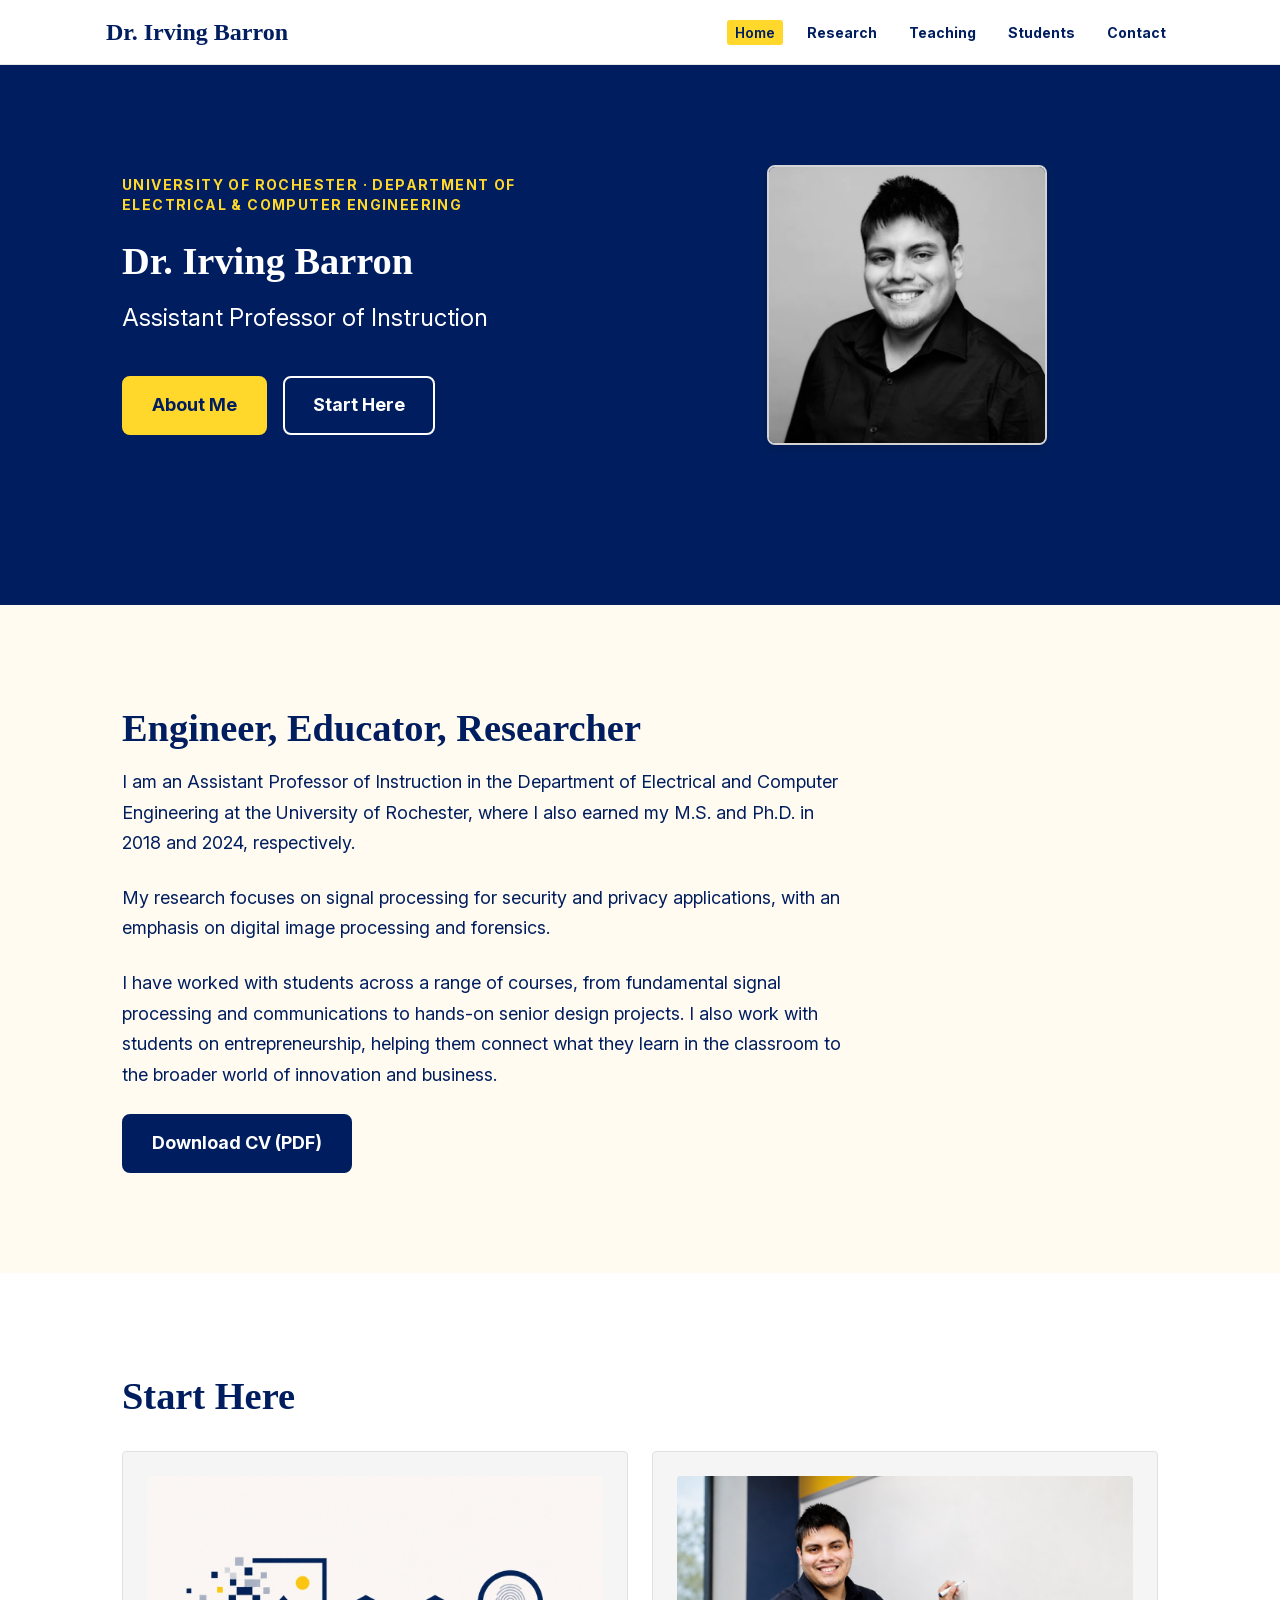
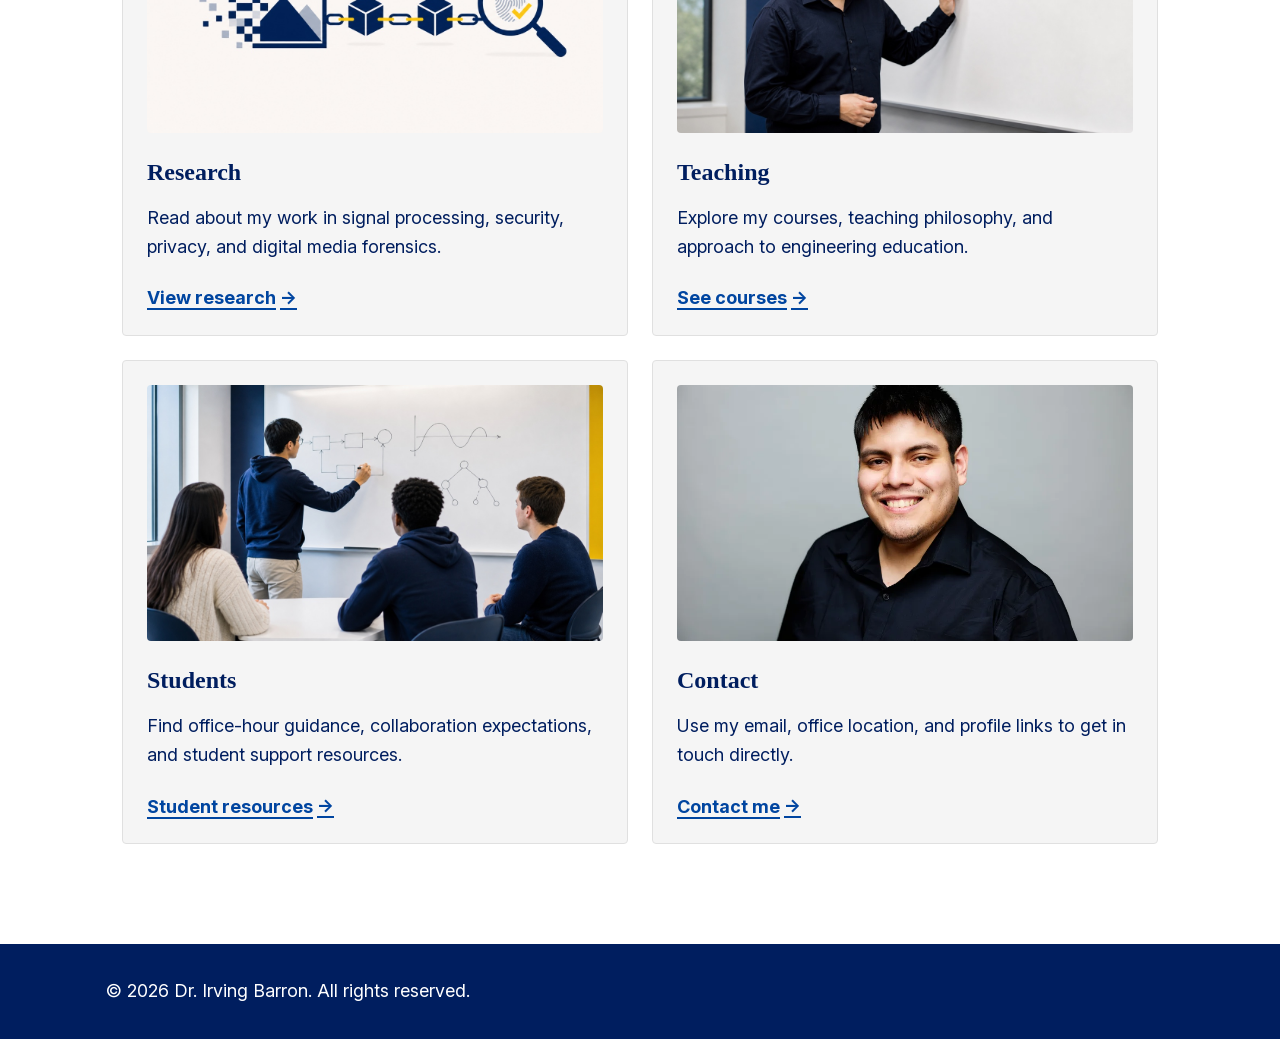
<file: index.html>
<!DOCTYPE html>
<html lang="en">
<head>
  <meta charset="UTF-8">
  <meta name="viewport" content="width=device-width, initial-scale=1.0">
  <meta name="description" content="Dr. Irving Barron — Assistant Professor of Instruction at the University of Rochester ECE. Engineer, educator, and researcher in signal processing, security, and digital forensics.">
  <link rel="icon" type="image/png" href="assets/images/favicon.png" sizes="32x32">
  <link rel="icon" href="assets/images/favicon.svg" type="image/svg+xml">
  <meta property="og:title" content="Dr. Irving Barron">
  <meta property="og:description" content="Dr. Irving Barron — Assistant Professor of Instruction at the University of Rochester ECE. Engineer, educator, and researcher in signal processing, security, and digital forensics.">
  <meta property="og:image" content="https://ibarron.dev/assets/images/dr-irving-barron-profile.webp">
  <meta property="og:url" content="https://ibarron.dev/">
  <meta property="og:type" content="website">
  <meta name="twitter:card" content="summary_large_image">
  <meta name="twitter:title" content="Dr. Irving Barron">
  <meta name="twitter:description" content="Dr. Irving Barron — Assistant Professor of Instruction at the University of Rochester ECE. Engineer, educator, and researcher in signal processing, security, and digital forensics.">
  <meta name="twitter:image" content="https://ibarron.dev/assets/images/dr-irving-barron-profile.webp">
  <title>Dr. Irving Barron</title>
  <link rel="stylesheet" href="css/style.css">
</head>
<body>
  <a class="skip-link" href="#main-content">Skip to main content</a>

  <!-- HEADER / NAVIGATION -->
  <header class="site-header">
    <nav class="nav" aria-label="Main navigation">
      <div class="nav__inner">

        <!-- Brand / site name — left side -->
        <a class="nav__brand" href="index.html">Dr. Irving Barron</a>

        <!-- Hamburger button — visible only on mobile (<768px) -->
        <button
          class="nav__hamburger"
          aria-label="Toggle navigation"
          aria-expanded="false"
          aria-controls="nav-menu"
        >
          <span class="nav__hamburger-line"></span>
          <span class="nav__hamburger-line"></span>
          <span class="nav__hamburger-line"></span>
        </button>

        <!-- Navigation links — hidden on mobile until toggled -->
        <div class="nav__menu" id="nav-menu">
          <ul class="nav__links" role="list">
            <li><a class="nav__link" href="index.html" aria-current="page">Home</a></li>
            <li><a class="nav__link" href="research.html">Research</a></li>
            <li><a class="nav__link" href="teaching.html">Teaching</a></li>
            <li><a class="nav__link" href="students.html">Students</a></li>
            <li><a class="nav__link" href="contact.html">Contact</a></li>
          </ul>
        </div>

      </div>
    </nav>
  </header>

  <!-- MAIN CONTENT -->
  <main class="main-content" id="main-content" tabindex="-1">

    <!-- HERO SECTION -->
    <section class="section section--navy section--spacious hero--tall">
      <div class="container">
        <div class="hero__grid">

          <!-- Text column -->
          <div class="hero__text animate-on-load">
            <p class="eyebrow">University of Rochester &middot; Department of Electrical &amp; Computer Engineering</p>
            <h1>Dr. Irving Barron</h1>
            <p class="hero__lead">Assistant Professor of Instruction</p>
            <div class="hero__buttons">
              <a href="#about-me" class="btn btn--primary--inverse">About Me</a>
              <a href="#what-i-do" class="btn btn--outline--white">Start Here</a>
            </div>
          </div>

          <!-- Photo column -->
          <div class="hero__photo-col animate-on-load">
            <img src="assets/images/dr-irving-barron-profile.webp" alt="Dr. Irving Barron, Assistant Professor at the University of Rochester" class="profile-photo" width="280" height="280" loading="lazy">
          </div>

        </div>
      </div>
    </section>

    <!-- ABOUT ME SECTION -->
    <section class="section section--butter section--spacious" id="about-me">
      <div class="container animate-on-load">
        <h2>Engineer, Educator, Researcher</h2>
        <p class="text-block mt-md">
I am an Assistant Professor of Instruction in the Department of Electrical and Computer Engineering at the University of Rochester, where I also earned my M.S. and Ph.D. in 2018 and 2024, respectively.
        </p>
        <p class="text-block">
My research focuses on signal processing for security and privacy applications, with an emphasis on digital image processing and forensics.
        </p>
        <p class="text-block">
I have worked with students across a range of courses, from fundamental signal processing and communications to hands-on senior design projects. I also work with students on entrepreneurship, helping them connect what they learn in the classroom to the broader world of innovation and business.
        </p>
        <a href="assets/cv.pdf" class="btn btn--primary">Download CV (PDF)</a>
      </div>
    </section>

    <!-- HIGHLIGHT CARDS SECTION -->
    <section class="section section--spacious" id="what-i-do">
      <div class="container">
        <h2 class="mb-xl">Start Here</h2>
        <div class="card-grid card-grid--ur">

          <!-- Research Card -->
          <a href="research.html" class="card-ur animate-on-load">
            <div class="card-ur__media">
              <img src="assets/images/what-i-do-research.jpg" alt="Symbolic digital image processing, blockchain, and forensic verification graphic" loading="lazy">
            </div>
            <h3 class="card-ur__title">Research</h3>
            <p class="card-ur__description">Read about my work in signal processing, security, privacy, and digital media forensics.</p>
            <span class="card-ur__cta">View research</span>
          </a>

          <!-- Teaching Card -->
          <a href="teaching.html" class="card-ur animate-on-load">
            <div class="card-ur__media">
              <img src="assets/images/what-i-do-teaching.jpg" alt="Instructor standing beside a clean classroom whiteboard" loading="lazy">
            </div>
            <h3 class="card-ur__title">Teaching</h3>
            <p class="card-ur__description">Explore my courses, teaching philosophy, and approach to engineering education.</p>
            <span class="card-ur__cta">See courses</span>
          </a>

          <!-- Students Card -->
          <a href="students.html" class="card-ur animate-on-load">
            <div class="card-ur__media">
              <img src="assets/images/what-i-do-students.jpg" alt="Students watching a classmate work through a diagram on a whiteboard" loading="lazy">
            </div>
            <h3 class="card-ur__title">Students</h3>
            <p class="card-ur__description">Find office-hour guidance, collaboration expectations, and student support resources.</p>
            <span class="card-ur__cta">Student resources</span>
          </a>

          <!-- Contact Card -->
          <a href="contact.html" class="card-ur animate-on-load">
            <div class="card-ur__media">
              <img src="assets/images/dr-irving-barron-profile.webp" alt="Dr. Irving Barron, Assistant Professor at the University of Rochester" loading="lazy">
            </div>
            <h3 class="card-ur__title">Contact</h3>
            <p class="card-ur__description">Use my email, office location, and profile links to get in touch directly.</p>
            <span class="card-ur__cta">Contact me</span>
          </a>

        </div>
      </div>
    </section>

  </main>

  <!-- FOOTER -->
  <footer class="footer">
    <div class="footer__inner">
      <p class="footer__text">
        &copy; <span class="footer__year"></span> Dr. Irving Barron. All rights reserved.
      </p>
    </div>
  </footer>

  <!-- JAVASCRIPT -->
  <script src="js/main.js"></script>
</body>
</html>
</file>
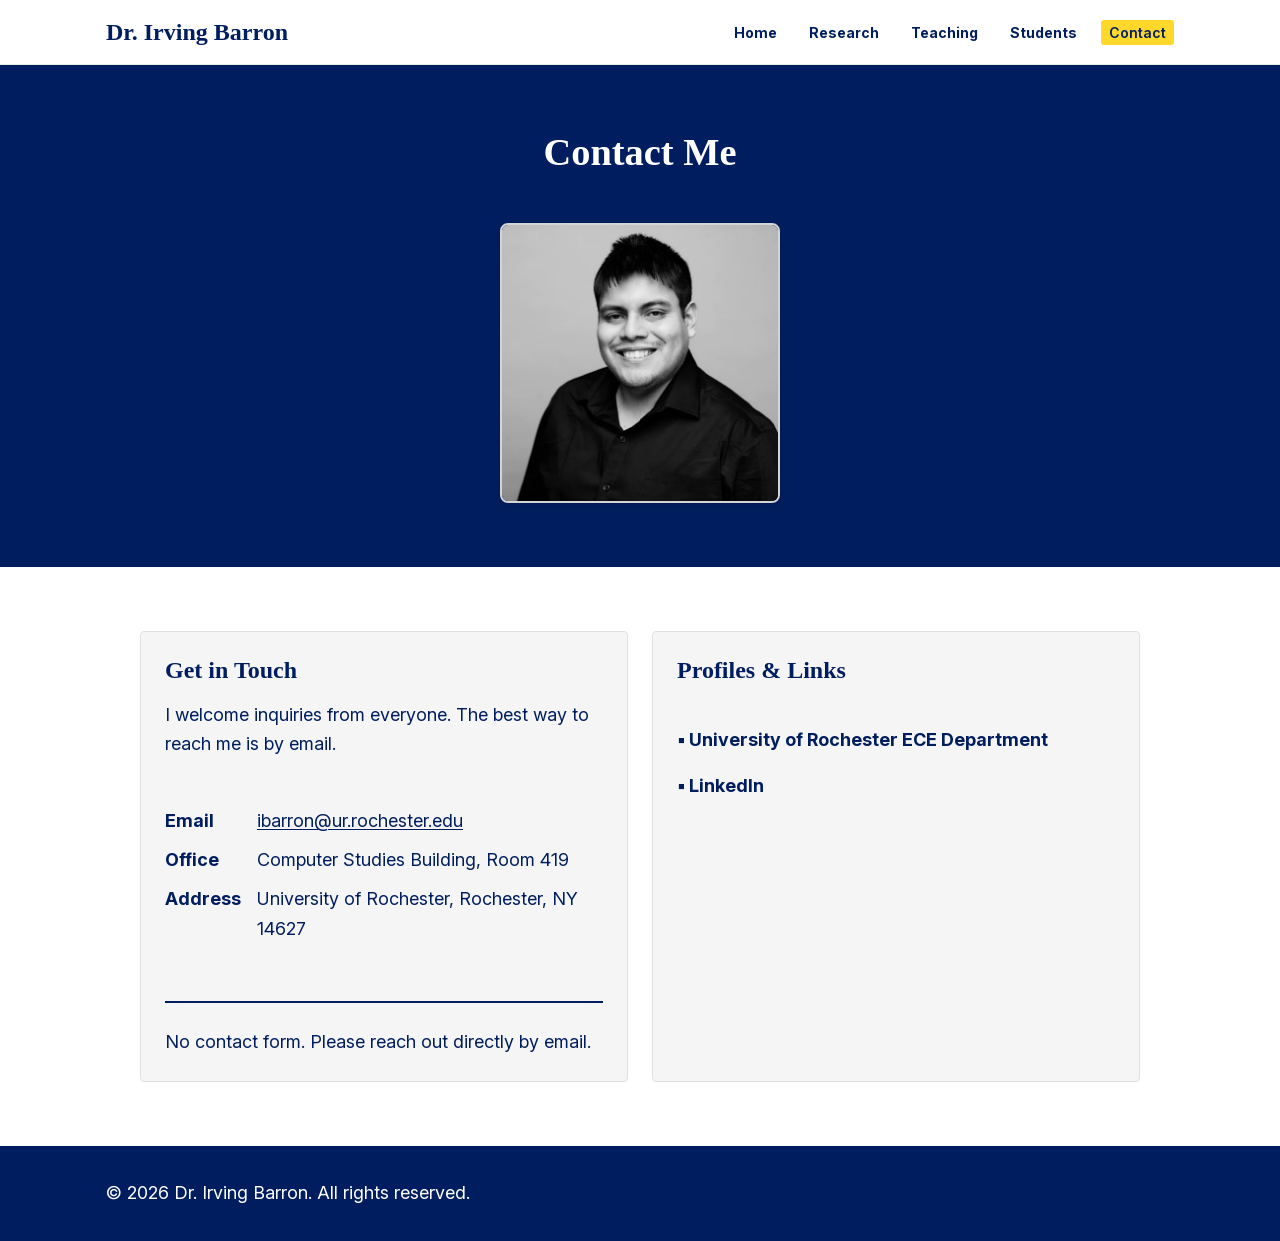
<file: contact.html>
<!DOCTYPE html>
<html lang="en">
<head>
  <meta charset="UTF-8">
  <meta name="viewport" content="width=device-width, initial-scale=1.0">
  <meta name="description" content="Contact information for Dr. Irving Barron at the University of Rochester ECE. Email, office location, and professional profile links.">
  <link rel="icon" type="image/png" href="assets/images/favicon.png" sizes="32x32">
  <link rel="icon" href="assets/images/favicon.svg" type="image/svg+xml">
  <meta property="og:title" content="Contact - Dr. Irving Barron">
  <meta property="og:description" content="Contact information for Dr. Irving Barron at the University of Rochester ECE. Email, office location, and professional profile links.">
  <meta property="og:image" content="https://ibarron.dev/assets/images/dr-irving-barron-profile.webp">
  <meta property="og:url" content="https://ibarron.dev/contact.html">
  <meta property="og:type" content="website">
  <meta name="twitter:card" content="summary_large_image">
  <meta name="twitter:title" content="Contact - Dr. Irving Barron">
  <meta name="twitter:description" content="Contact information for Dr. Irving Barron at the University of Rochester ECE. Email, office location, and professional profile links.">
  <meta name="twitter:image" content="https://ibarron.dev/assets/images/dr-irving-barron-profile.webp">
  <title>Contact - Dr. Irving Barron</title>
  <link rel="stylesheet" href="css/style.css">
</head>
<body>
  <a class="skip-link" href="#main-content">Skip to main content</a>

  <!-- HEADER / NAVIGATION -->
  <header class="site-header">
    <nav class="nav" aria-label="Main navigation">
      <div class="nav__inner">

        <!-- Brand / site name — left side -->
        <a class="nav__brand" href="index.html">Dr. Irving Barron</a>

        <!-- Hamburger button — visible only on mobile (<768px) -->
        <button
          type="button"
          class="nav__hamburger"
          aria-label="Toggle navigation"
          aria-expanded="false"
          aria-controls="nav-menu"
        >
          <span class="nav__hamburger-line"></span>
          <span class="nav__hamburger-line"></span>
          <span class="nav__hamburger-line"></span>
        </button>

        <!-- Navigation links — hidden on mobile until toggled -->
        <div class="nav__menu" id="nav-menu">
          <ul class="nav__links" role="list">
            <li><a class="nav__link" href="index.html">Home</a></li>
            <li><a class="nav__link" href="research.html">Research</a></li>
            <li><a class="nav__link" href="teaching.html">Teaching</a></li>
            <li><a class="nav__link" href="students.html">Students</a></li>
            <li><a class="nav__link" href="contact.html" aria-current="page">Contact</a></li>
          </ul>
        </div>

      </div>
    </nav>
  </header>

  <!-- MAIN CONTENT -->
  <main class="main-content" id="main-content" tabindex="-1">

    <!-- PAGE HEADER SECTION: navy background with white text and profile photo -->
    <section class="section section--navy visual-hero">
      <div class="container">
        <h1 class="visual-hero__title animate-on-load">Contact Me</h1>

        <img src="assets/images/dr-irving-barron-profile.webp" alt="Dr. Irving Barron, Assistant Professor at the University of Rochester" class="profile-photo animate-on-load" width="280" height="280" loading="lazy">
      </div>
    </section>

    <!-- CONTACT DETAILS SECTION (CONT-02 through CONT-08) -->
    <section class="section">
      <div class="container">
        <div class="card-grid--ur-contact">

          <!-- Get in Touch Card -->
          <div class="card-ur card-ur--no-hover animate-on-load">
            <h2 class="card-ur__title">Get in Touch</h2>
            <p class="card-ur__description">
              I welcome inquiries from everyone. The best way to reach me is by email.
            </p>

            <dl class="contact-details">
              <dt>Email</dt>
              <dd><a href="mailto:ibarron@ur.rochester.edu">ibarron@ur.rochester.edu</a></dd>

              <dt>Office</dt>
              <dd>Computer Studies Building, Room 419</dd>

              <dt>Address</dt>
              <dd>University of Rochester, Rochester, NY 14627</dd>
            </dl>

            <p class="contact-note">No contact form. Please reach out directly by email.</p>
          </div>

          <!-- Profiles & Links Card -->
          <div class="card-ur card-ur--no-hover animate-on-load">
            <h2 class="card-ur__title">Profiles &amp; Links</h2>
            <ul class="profile-links">
<li><a href="https://www.hajim.rochester.edu/ece/people/faculty/barron_irving/index.html" target="_blank" rel="noopener noreferrer">University of Rochester ECE Department</a></li>
<li><a href="https://www.linkedin.com/in/irving-ricardo-barron-martinez-6043992aa/" target="_blank" rel="noopener noreferrer">LinkedIn</a></li>
            </ul>
          </div>

        </div>
      </div>
    </section>

  </main>

  <!-- FOOTER -->
  <footer class="footer">
    <div class="footer__inner">
      <p class="footer__text">
        &copy; <span class="footer__year"></span> Dr. Irving Barron. All rights reserved.
      </p>
    </div>
  </footer>

  <!-- JAVASCRIPT -->
  <script src="js/main.js"></script>
</body>
</html>
</file>
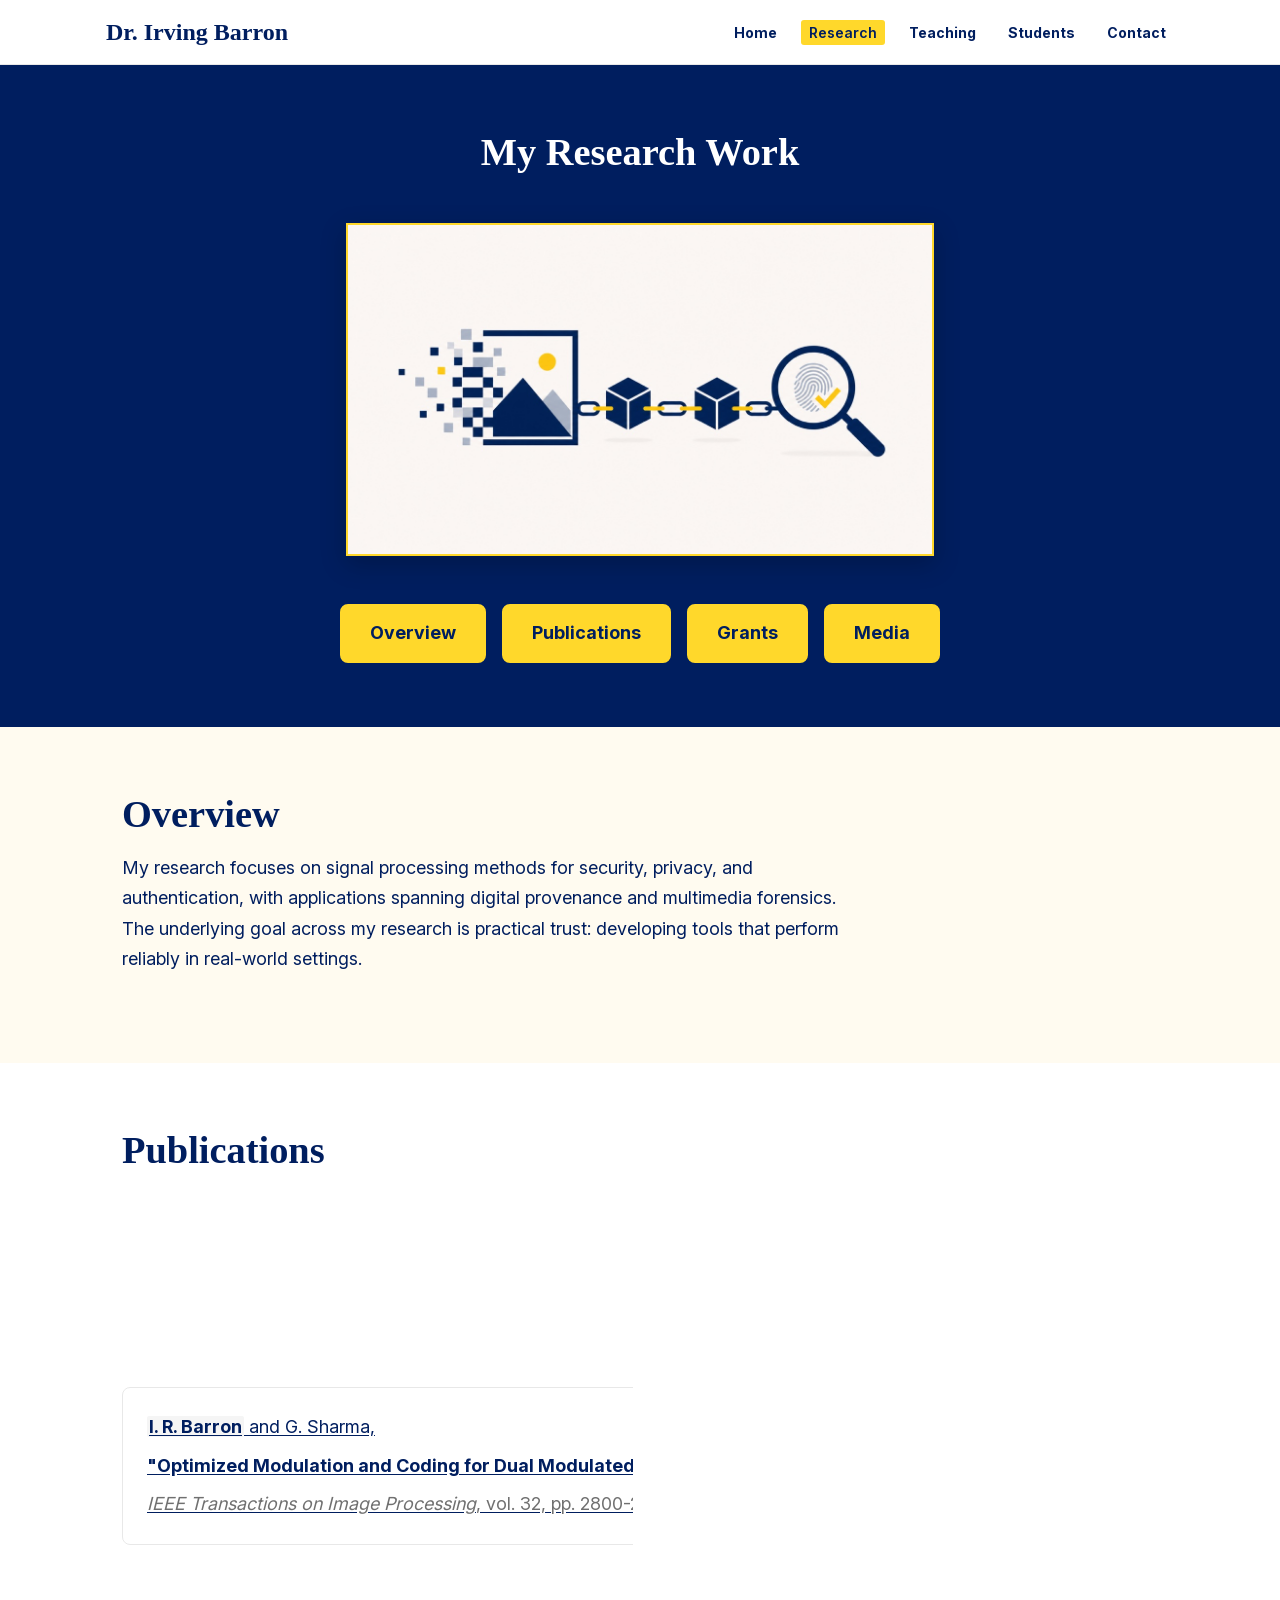
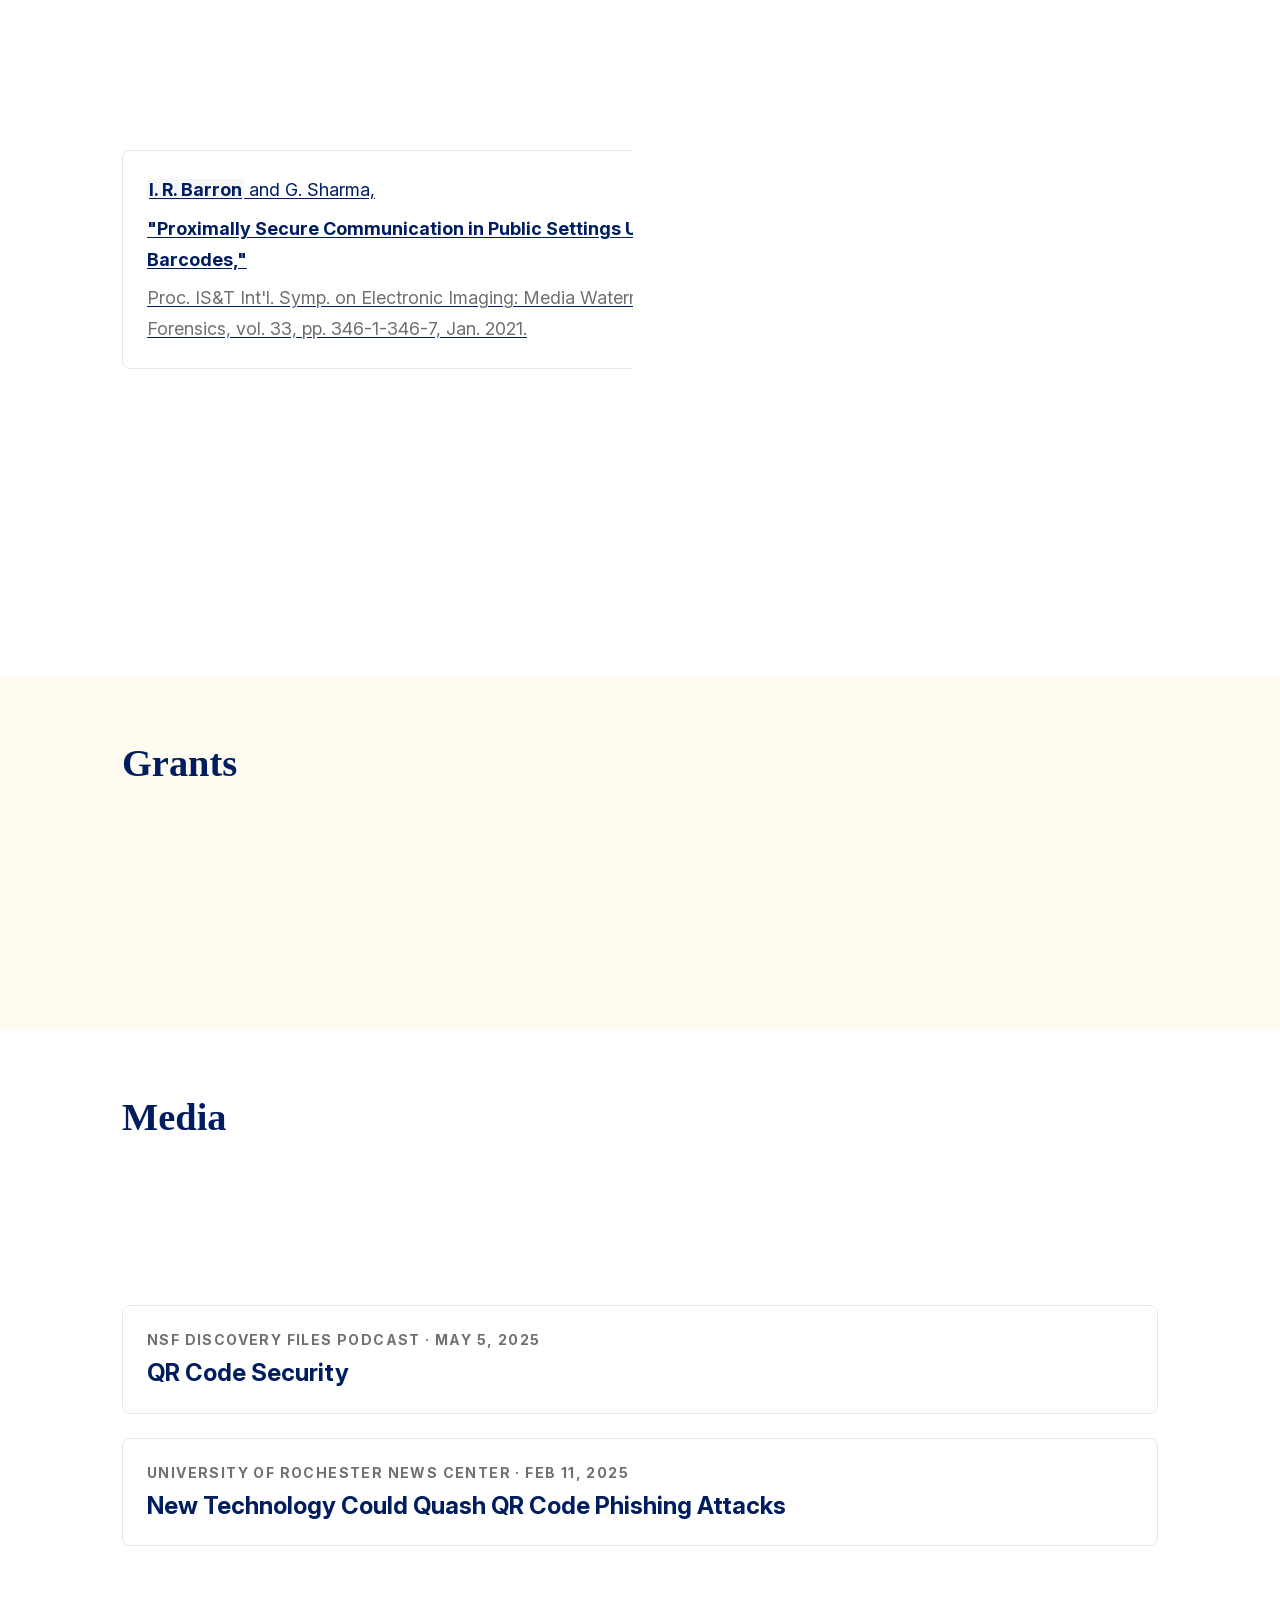
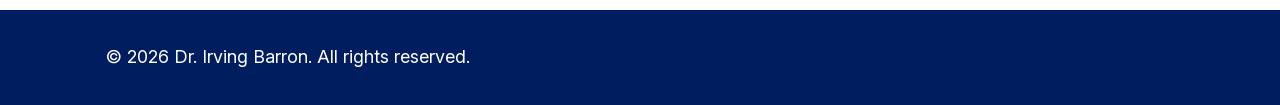
<file: research.html>
<!DOCTYPE html>
<html lang="en">
<head>
  <meta charset="UTF-8">
  <meta name="viewport" content="width=device-width, initial-scale=1.0">
  <meta name="description" content="Research in signal processing for security, privacy, and authentication at the University of Rochester ECE. Publications on QR code security, digital forensics, and multimedia security.">
  <link rel="icon" type="image/png" href="assets/images/favicon.png" sizes="32x32">
  <link rel="icon" href="assets/images/favicon.svg" type="image/svg+xml">
  <meta property="og:title" content="Research - Dr. Irving Barron">
  <meta property="og:description" content="Research in signal processing for security, privacy, and authentication at the University of Rochester ECE. Publications on QR code security, digital forensics, and multimedia security.">
  <meta property="og:image" content="https://ibarron.dev/assets/images/dr-irving-barron-profile.webp">
  <meta property="og:url" content="https://ibarron.dev/research.html">
  <meta property="og:type" content="website">
  <meta name="twitter:card" content="summary_large_image">
  <meta name="twitter:title" content="Research - Dr. Irving Barron">
  <meta name="twitter:description" content="Research in signal processing for security, privacy, and authentication at the University of Rochester ECE. Publications on QR code security, digital forensics, and multimedia security.">
  <meta name="twitter:image" content="https://ibarron.dev/assets/images/dr-irving-barron-profile.webp">
  <title>Research - Dr. Irving Barron</title>
  <link rel="stylesheet" href="css/style.css">
</head>
<body>
  <a class="skip-link" href="#main-content">Skip to main content</a>

  <!-- HEADER / NAVIGATION -->
  <header class="site-header">
    <nav class="nav" aria-label="Main navigation">
      <div class="nav__inner">

        <!-- Brand / site name, left side -->
        <a class="nav__brand" href="index.html">Dr. Irving Barron</a>

        <!-- Hamburger button, visible only on mobile (<768px) -->
        <button
          type="button"
          class="nav__hamburger"
          aria-label="Toggle navigation"
          aria-expanded="false"
          aria-controls="nav-menu"
        >
          <span class="nav__hamburger-line"></span>
          <span class="nav__hamburger-line"></span>
          <span class="nav__hamburger-line"></span>
        </button>

        <!-- Navigation links, hidden on mobile until toggled -->
        <div class="nav__menu" id="nav-menu">
          <ul class="nav__links" role="list">
            <li><a class="nav__link" href="index.html">Home</a></li>
            <li><a class="nav__link" href="research.html" aria-current="page">Research</a></li>
            <li><a class="nav__link" href="teaching.html">Teaching</a></li>
            <li><a class="nav__link" href="students.html">Students</a></li>
            <li><a class="nav__link" href="contact.html">Contact</a></li>
          </ul>
        </div>

      </div>
    </nav>
  </header>

  <!-- MAIN CONTENT -->
  <main class="main-content" id="main-content" tabindex="-1">

    <!-- PAGE HEADER SECTION -->
    <section class="section section--navy visual-hero">
      <div class="container">
        <h1 class="visual-hero__title animate-on-load">My Research Work</h1>

        <img
          src="assets/images/what-i-do-research.jpg"
          alt="Symbolic digital image processing, blockchain, and forensic verification graphic"
          class="visual-hero__image animate-on-load"
          width="1200"
          height="675"
        >

        <nav class="research-nav research-nav--centered animate-on-load" aria-label="Research page sections">
          <a href="#overview" class="btn btn--primary--inverse">Overview</a>
          <a href="#publications" class="btn btn--primary--inverse">Publications</a>
          <a href="#grants" class="btn btn--primary--inverse">Grants</a>
          <a href="#media" class="btn btn--primary--inverse">Media</a>
        </nav>
      </div>
    </section>

    <!-- RESEARCH OVERVIEW SECTION -->
    <section class="section section--butter" id="overview">
      <div class="container animate-on-load">
        <h2>Overview</h2>
        <p class="text-block mt-md">
        My research focuses on signal processing methods for security, privacy, and authentication, with applications spanning digital provenance and multimedia forensics. The underlying goal across my research is practical trust: developing tools that perform reliably in real-world settings.
        </p>
      </div>
    </section>

    <!-- PUBLICATIONS SECTION -->
    <section class="section" id="publications">
      <div class="container">
        <h2>Publications</h2>

        <!-- Publication 1 -->
        <div class="card card--publication animate-on-load mt-xl mb-lg">
          <a href="https://ieeexplore.ieee.org/document/10877412" target="_blank" rel="noopener noreferrer" class="publication__link">
            <p class="publication__authors">
              <strong class="author-highlight">I. R. Barron</strong> and G. Sharma,
            </p>
            <p class="publication__title">"Quashing Quishing Attacks Using Self-Authenticating Dual-Modulated QR Codes,"</p>
            <p class="publication__details">
              <em>IEEE Security &amp; Privacy</em>, vol. 24, no. 1, pp. 26-34, Jan.-Feb. 2026.
            </p>
          </a>
          <a href="assets/BarronSDMQRQuashQuishingIEEESnP2025.pdf" class="publication__pdf-download" title="Download PDF">
            <svg viewBox="0 0 100 100" xmlns="http://www.w3.org/2000/svg" aria-hidden="true" focusable="false">
              <rect x="10" y="5" width="80" height="90" rx="4" fill="none" stroke="currentColor" stroke-width="3"/>
              <line x1="25" y1="28" x2="75" y2="28" stroke="currentColor" stroke-width="2.5"/>
              <line x1="25" y1="42" x2="75" y2="42" stroke="currentColor" stroke-width="2.5"/>
              <line x1="25" y1="56" x2="75" y2="56" stroke="currentColor" stroke-width="2.5"/>
              <text x="50" y="78" font-size="24" font-weight="bold" text-anchor="middle" fill="currentColor">PDF</text>
            </svg>
          </a>
        </div>

        <!-- Publication 2 -->
        <div class="card card--publication animate-on-load mb-lg">
          <a href="https://ieeexplore.ieee.org/document/10120729" target="_blank" rel="noopener noreferrer" class="publication__link">
            <p class="publication__authors">
              <strong class="author-highlight">I. R. Barron</strong> and G. Sharma,
            </p>
            <p class="publication__title">"Optimized Modulation and Coding for Dual Modulated QR Codes,"</p>
            <p class="publication__details">
              <em>IEEE Transactions on Image Processing</em>, vol. 32, pp. 2800-2810, 2023.
            </p>
          </a>
          <a href="assets/BarronOptimDMQRCodesTIP2023.pdf" class="publication__pdf-download" title="Download PDF">
            <svg viewBox="0 0 100 100" xmlns="http://www.w3.org/2000/svg" aria-hidden="true" focusable="false">
              <rect x="10" y="5" width="80" height="90" rx="4" fill="none" stroke="currentColor" stroke-width="3"/>
              <line x1="25" y1="28" x2="75" y2="28" stroke="currentColor" stroke-width="2.5"/>
              <line x1="25" y1="42" x2="75" y2="42" stroke="currentColor" stroke-width="2.5"/>
              <line x1="25" y1="56" x2="75" y2="56" stroke="currentColor" stroke-width="2.5"/>
              <text x="50" y="78" font-size="24" font-weight="bold" text-anchor="middle" fill="currentColor">PDF</text>
            </svg>
          </a>
        </div>

        <!-- Publication 3 -->
        <div class="card card--publication animate-on-load mb-lg">
          <a href="https://ieeexplore.ieee.org/document/9266092" target="_blank" rel="noopener noreferrer" class="publication__link">
            <p class="publication__authors">
              <strong class="author-highlight">I. R. Barron</strong>, H. J. Yeh, K. Dinesh, and G. Sharma,
            </p>
            <p class="publication__title">"Dual Modulated QR Codes for Proximal Privacy and Security,"</p>
            <p class="publication__details">
              <em>IEEE Transactions on Image Processing</em>, vol. 30, pp. 657-669, 2021.
            </p>
          </a>
          <a href="assets/BarronDMQRCodesTIP2021.pdf" class="publication__pdf-download" title="Download PDF">
            <svg viewBox="0 0 100 100" xmlns="http://www.w3.org/2000/svg" aria-hidden="true" focusable="false">
              <rect x="10" y="5" width="80" height="90" rx="4" fill="none" stroke="currentColor" stroke-width="3"/>
              <line x1="25" y1="28" x2="75" y2="28" stroke="currentColor" stroke-width="2.5"/>
              <line x1="25" y1="42" x2="75" y2="42" stroke="currentColor" stroke-width="2.5"/>
              <line x1="25" y1="56" x2="75" y2="56" stroke="currentColor" stroke-width="2.5"/>
              <text x="50" y="78" font-size="24" font-weight="bold" text-anchor="middle" fill="currentColor">PDF</text>
            </svg>
          </a>
        </div>

        <!-- Publication 4 -->
        <div class="card card--publication animate-on-load mb-lg">
          <a href="https://library.imaging.org/ei/articles/33/4/art00017" target="_blank" rel="noopener noreferrer" class="publication__link">
            <p class="publication__authors">
              <strong class="author-highlight">I. R. Barron</strong> and G. Sharma,
            </p>
            <p class="publication__title">"Proximally Secure Communication in Public Settings Using Specialized Barcodes,"</p>
            <p class="publication__details">
              Proc. IS&amp;T Int'l. Symp. on Electronic Imaging: Media Watermarking, Security, and Forensics, vol. 33, pp. 346-1-346-7, Jan. 2021.
            </p>
          </a>
          <a href="assets/BarronProxSecCommSplBarcodesMWSF_EI2021.pdf" class="publication__pdf-download" title="Download PDF">
            <svg viewBox="0 0 100 100" xmlns="http://www.w3.org/2000/svg" aria-hidden="true" focusable="false">
              <rect x="10" y="5" width="80" height="90" rx="4" fill="none" stroke="currentColor" stroke-width="3"/>
              <line x1="25" y1="28" x2="75" y2="28" stroke="currentColor" stroke-width="2.5"/>
              <line x1="25" y1="42" x2="75" y2="42" stroke="currentColor" stroke-width="2.5"/>
              <line x1="25" y1="56" x2="75" y2="56" stroke="currentColor" stroke-width="2.5"/>
              <text x="50" y="78" font-size="24" font-weight="bold" text-anchor="middle" fill="currentColor">PDF</text>
            </svg>
          </a>
        </div>

        <!-- Publication 5 -->
        <div class="card card--publication animate-on-load mb-0">
          <a href="https://library.imaging.org/ei/articles/32/4/art00023" target="_blank" rel="noopener noreferrer" class="publication__link">
            <p class="publication__authors">
              <strong class="author-highlight">I. R. Barron</strong> and G. Sharma,
            </p>
            <p class="publication__title">"Toward CanvasChain: A Blockchain and Craquelure Hash Based System For Authenticating and Tracking Fine Art Paintings,"</p>
            <p class="publication__details">
              Proc. IS&amp;T Int'l. Symp. on Electronic Imaging: Media Watermarking, Security, and Forensics, vol. 32, pp. 399-1-399-6, Jan. 2020.
            </p>
          </a>
          <a href="assets/BarronCanvasChainMWSF_EI2020.pdf" class="publication__pdf-download" title="Download PDF">
            <svg viewBox="0 0 100 100" xmlns="http://www.w3.org/2000/svg" aria-hidden="true" focusable="false">
              <rect x="10" y="5" width="80" height="90" rx="4" fill="none" stroke="currentColor" stroke-width="3"/>
              <line x1="25" y1="28" x2="75" y2="28" stroke="currentColor" stroke-width="2.5"/>
              <line x1="25" y1="42" x2="75" y2="42" stroke="currentColor" stroke-width="2.5"/>
              <line x1="25" y1="56" x2="75" y2="56" stroke="currentColor" stroke-width="2.5"/>
              <text x="50" y="78" font-size="24" font-weight="bold" text-anchor="middle" fill="currentColor">PDF</text>
            </svg>
          </a>
        </div>

      </div>
    </section>

    <!-- GRANTS SECTION -->
    <section class="section section--butter" id="grants">
      <div class="container">
        <h2>Grants</h2>

        <!-- Grant 1: clickable -->
        <a
          href="https://nsf.elsevierpure.com/en/projects/i-corps-translation-potential-of-enhanced-barcode-technologies/"
          target="_blank"
          rel="noopener noreferrer"
          class="card card--grant animate-on-load mt-xl"
          aria-label="View NSF I-Corps grant: Translation Potential of Enhanced Barcode Technologies"
        >
          <p class="eyebrow">National Science Foundation &middot; $50,000 &middot; Nov 2024-Oct 2026</p>
          <h3>I-Corps: Translation Potential of Enhanced Barcode Technologies</h3>
          <p class="mt-sm mb-0" style="font-weight: 700; color: var(--color-dark-gray);">
            Co-PI with Prof. Gaurav Sharma (PI), University of Rochester
          </p>
        </a>

      </div>
    </section>

    <!-- MEDIA SECTION -->
    <section class="section" id="media">
      <div class="container">
        <h2>Media</h2>

        <!-- Media 1: NSF Discovery Files Video (newest) -->
        <a
          href="https://www.youtube.com/watch?v=rg4tI74CfMg&t=189s"
          target="_blank"
          rel="noopener noreferrer"
          class="card card--grant animate-on-load mt-xl mb-lg"
          aria-label="Watch video: Solving the Problem of QR Codes"
        >
          <p class="eyebrow">NSF Discovery Files Stories &middot; May 27, 2025</p>
          <h3>Solving the Problem of QR Codes</h3>
        </a>

        <!-- Media 2: NSF Podcast -->
        <a
          href="https://www.youtube.com/watch?v=LC32y3YPqt8"
          target="_blank"
          rel="noopener noreferrer"
          class="card card--grant animate-on-load mb-lg"
          aria-label="Listen to podcast: QR Code Security"
        >
          <p class="eyebrow">NSF Discovery Files Podcast &middot; May 5, 2025</p>
          <h3>QR Code Security</h3>
        </a>

        <!-- Media 3: News Article (oldest) -->
        <a
          href="https://www.rochester.edu/newscenter/qr-code-phishing-definition-quishing-638842/"
          target="_blank"
          rel="noopener noreferrer"
          class="card card--grant animate-on-load"
          aria-label="Read article: New technology could quash QR code phishing attacks"
        >
          <p class="eyebrow">University of Rochester News Center &middot; Feb 11, 2025</p>
          <h3>New Technology Could Quash QR Code Phishing Attacks</h3>
        </a>

      </div>
    </section>


  </main>

  <!-- FOOTER -->
  <footer class="footer">
    <div class="footer__inner">
      <p class="footer__text">
        &copy; <span class="footer__year"></span> Dr. Irving Barron. All rights reserved.
      </p>
    </div>
  </footer>

  <!-- JAVASCRIPT -->
  <script src="js/main.js"></script>
</body>
</html>
</file>
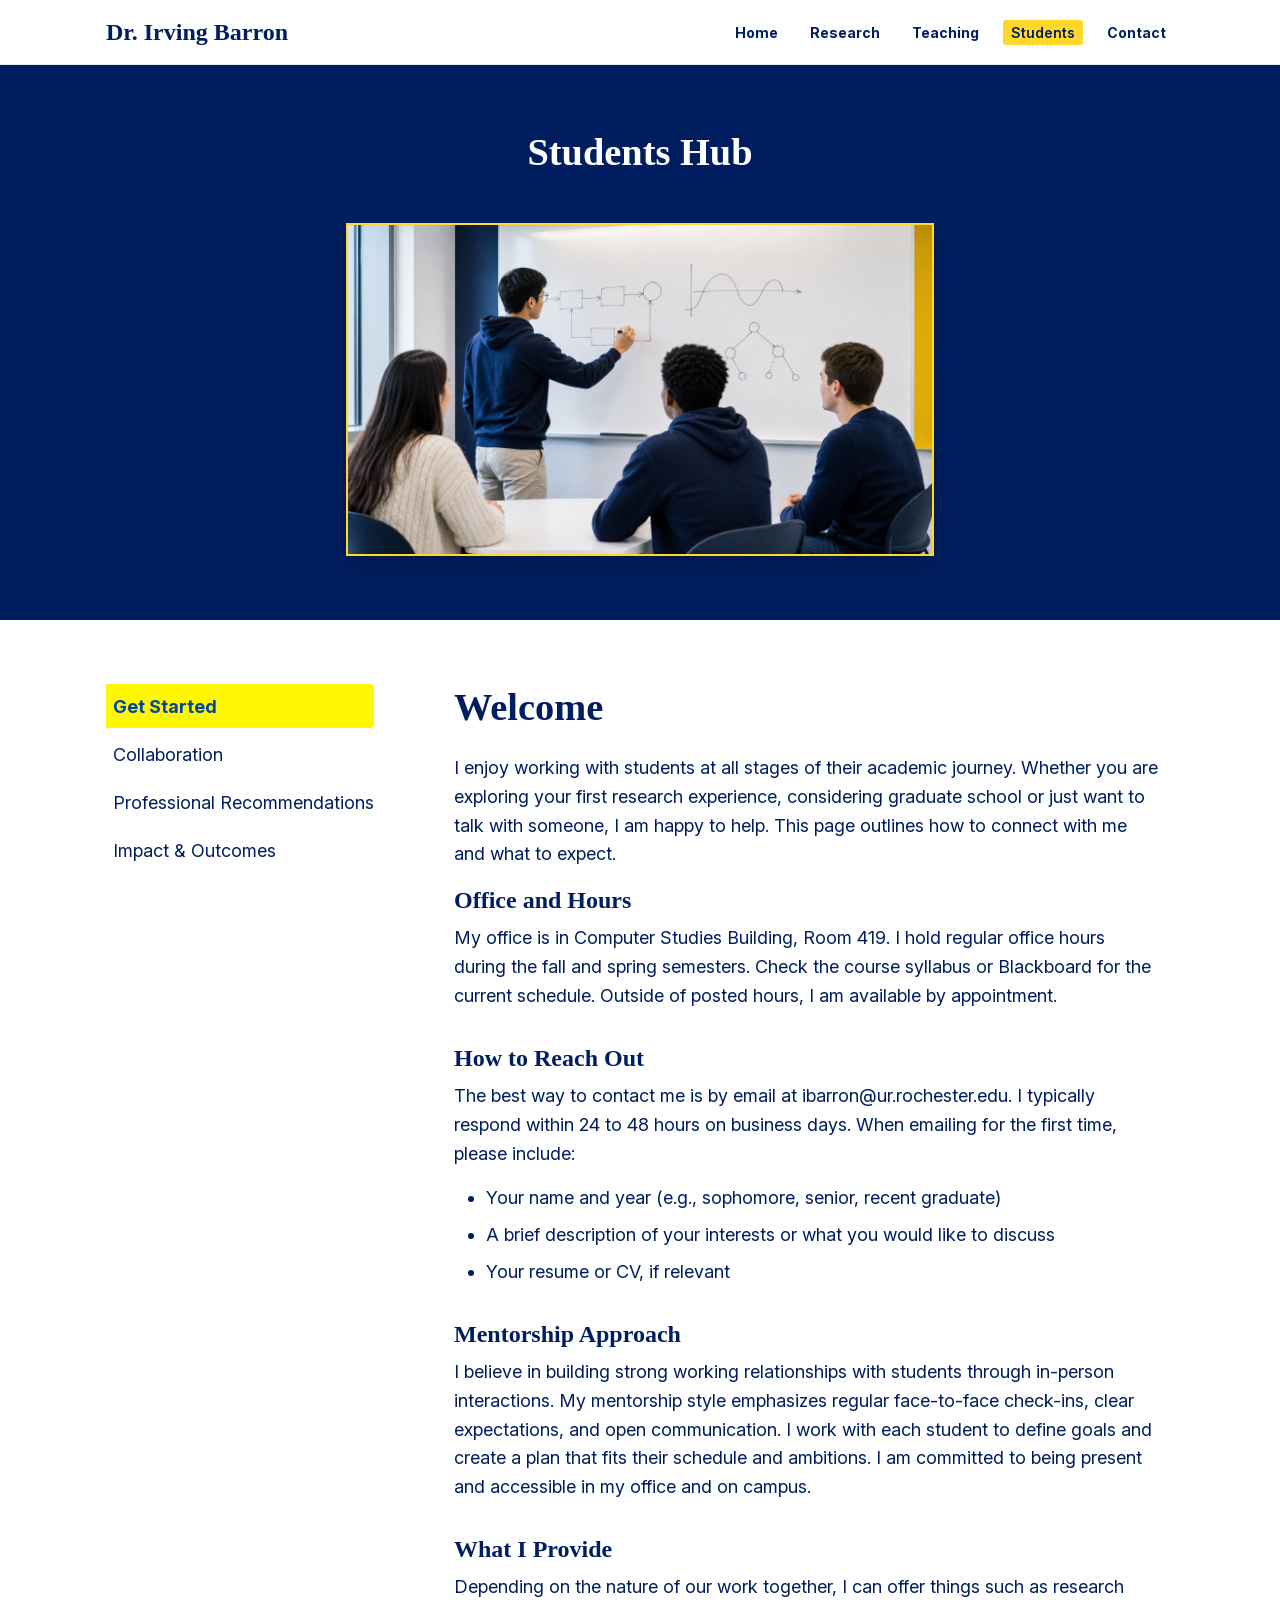
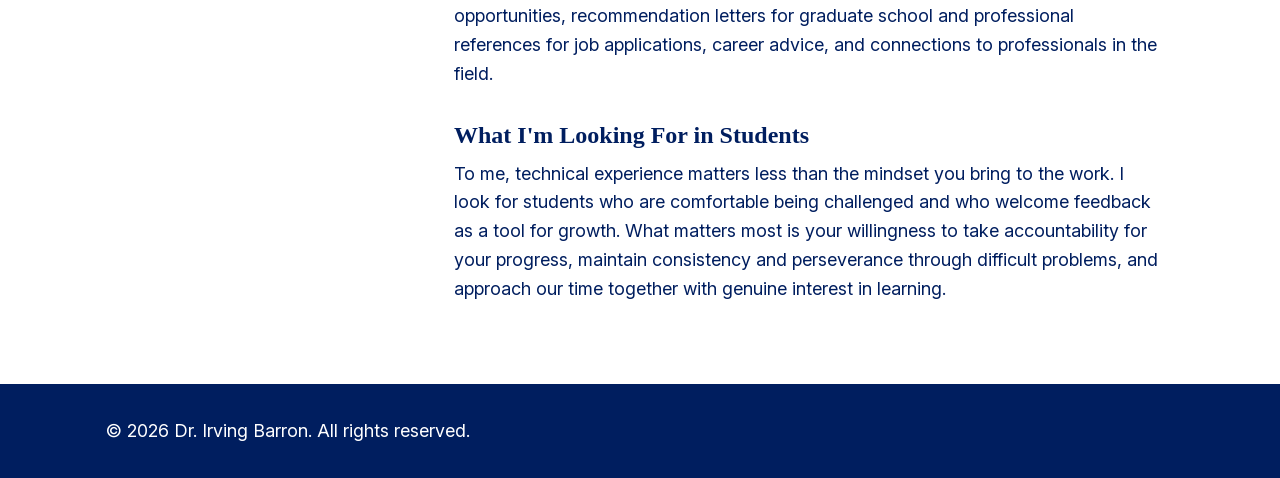
<file: students.html>
<!DOCTYPE html>
<html lang="en">
<head>
  <meta charset="UTF-8">
  <meta name="viewport" content="width=device-width, initial-scale=1.0">
  <meta name="description" content="Student resources, research opportunities, mentorship, and professional recommendations from Dr. Irving Barron at the University of Rochester ECE.">
  <link rel="icon" type="image/png" href="assets/images/favicon.png" sizes="32x32">
  <link rel="icon" href="assets/images/favicon.svg" type="image/svg+xml">
  <meta property="og:title" content="Students Hub - Dr. Irving Barron">
  <meta property="og:description" content="Student resources, research opportunities, mentorship, and professional recommendations from Dr. Irving Barron at the University of Rochester ECE.">
  <meta property="og:image" content="https://ibarron.dev/assets/images/dr-irving-barron-profile.webp">
  <meta property="og:url" content="https://ibarron.dev/students.html">
  <meta property="og:type" content="website">
  <meta name="twitter:card" content="summary_large_image">
  <meta name="twitter:title" content="Students Hub - Dr. Irving Barron">
  <meta name="twitter:description" content="Student resources, research opportunities, mentorship, and professional recommendations from Dr. Irving Barron at the University of Rochester ECE.">
  <meta name="twitter:image" content="https://ibarron.dev/assets/images/dr-irving-barron-profile.webp">
  <title>Students Hub - Dr. Irving Barron</title>
  <link rel="stylesheet" href="css/style.css">
</head>
<body>
  <a class="skip-link" href="#main-content">Skip to main content</a>

  <!-- HEADER / NAVIGATION -->
  <header class="site-header">
    <nav class="nav" aria-label="Main navigation">
      <div class="nav__inner">

        <!-- Brand / site name — left side -->
        <a class="nav__brand" href="index.html">Dr. Irving Barron</a>

        <!-- Hamburger button — visible only on mobile (<768px) -->
        <button
          type="button"
          class="nav__hamburger"
          aria-label="Toggle navigation"
          aria-expanded="false"
          aria-controls="nav-menu"
        >
          <span class="nav__hamburger-line"></span>
          <span class="nav__hamburger-line"></span>
          <span class="nav__hamburger-line"></span>
        </button>

        <!-- Navigation links — hidden on mobile until toggled -->
        <div class="nav__menu" id="nav-menu">
          <ul class="nav__links" role="list">
            <li><a class="nav__link" href="index.html">Home</a></li>
            <li><a class="nav__link" href="research.html">Research</a></li>
            <li><a class="nav__link" href="teaching.html">Teaching</a></li>
            <li><a class="nav__link" href="students.html" aria-current="page">Students</a></li>
            <li><a class="nav__link" href="contact.html">Contact</a></li>
          </ul>
        </div>

      </div>
    </nav>
  </header>

  <!-- MAIN CONTENT -->
  <main class="main-content" id="main-content" tabindex="-1">

    <!-- PAGE HEADER SECTION -->
    <section class="section section--navy visual-hero">
      <div class="container">
        <h1 class="visual-hero__title animate-on-load">Students Hub</h1>

        <img
          src="assets/images/what-i-do-students.jpg"
          alt="Students watching a classmate work through a diagram on a whiteboard"
          class="visual-hero__image animate-on-load"
          width="1200"
          height="675"
          loading="lazy"
        >
      </div>
    </section>

    <!-- STUDENTS CONTENT SECTION -->
    <section class="section">
      <div class="container">

        <!-- Sidebar navigation layout -->
        <div class="layout-1__wrapper">

          <!-- Mobile select dropdown (visible < 768px) -->
          <div class="layout-1__mobile-select-wrapper">
            <label for="topic-select" class="layout-1__select-label">Jump to topic:</label>
            <select id="topic-select" class="layout-1__select">
              <option value="get-started">Get Started</option>
              <option value="collaboration">Collaboration</option>
              <option value="recommendations">Professional Recommendations</option>
              <option value="outcomes">Impact &amp; Outcomes</option>
            </select>
          </div>

          <!-- Sidebar navigation (visible >= 768px) -->
          <nav class="layout-1__sidebar" aria-label="Topic navigation" role="tablist" aria-orientation="vertical">
            <ul role="list" class="sidebar-nav__list">
              <li>
                <button type="button" class="sidebar-nav__item" role="tab" id="tab-get-started" aria-selected="true" aria-controls="layout1-get-started" data-controls="layout1-get-started">Get Started</button>
              </li>
              <li>
                <button type="button" class="sidebar-nav__item" role="tab" id="tab-collaboration" aria-selected="false" aria-controls="layout1-collaboration" data-controls="layout1-collaboration">Collaboration</button>
              </li>
              <li>
                <button type="button" class="sidebar-nav__item" role="tab" id="tab-recommendations" aria-selected="false" aria-controls="layout1-recommendations" data-controls="layout1-recommendations">Professional Recommendations</button>
              </li>
              <li>
                <button type="button" class="sidebar-nav__item" role="tab" id="tab-outcomes" aria-selected="false" aria-controls="layout1-outcomes" data-controls="layout1-outcomes">Impact &amp; Outcomes</button>
              </li>
            </ul>
          </nav>

          <!-- Content panels (one visible at a time) -->
          <div class="layout-1__content">

            <!-- Panel: Get Started -->
            <div id="layout1-get-started" class="layout-1__panel" role="tabpanel" aria-labelledby="tab-get-started">

              <h2>Welcome</h2>
              <p>I enjoy working with students at all stages of their academic journey. Whether you are exploring your first research experience, considering graduate school or just want to talk with someone, I am happy to help. This page outlines how to connect with me and what to expect.</p>

              <h3>Office and Hours</h3>
              <p>My office is in Computer Studies Building, Room 419. I hold regular office hours during the fall and spring semesters. Check the course syllabus or Blackboard for the current schedule. Outside of posted hours, I am available by appointment.</p>

              <h3>How to Reach Out</h3>
              <p>The best way to contact me is by email at <a href="mailto:ibarron@ur.rochester.edu">ibarron@ur.rochester.edu</a>. I typically respond within 24 to 48 hours on business days. When emailing for the first time, please include:</p>
              <ul>
                <li>Your name and year (e.g., sophomore, senior, recent graduate)</li>
                <li>A brief description of your interests or what you would like to discuss</li>
                <li>Your resume or CV, if relevant</li>
              </ul>

              <h3>Mentorship Approach</h3>
              <p>I believe in building strong working relationships with students through in-person interactions. My mentorship style emphasizes regular face-to-face check-ins, clear expectations, and open communication. I work with each student to define goals and create a plan that fits their schedule and ambitions. I am committed to being present and accessible in my office and on campus.</p>

              <h3>What I Provide</h3>
              <p>Depending on the nature of our work together, I can offer things such as research opportunities, recommendation letters for graduate school and professional references for job applications, career advice, and connections to professionals in the field.</p>

              <h3>What I'm Looking For in Students</h3>
              <p>To me, technical experience matters less than the mindset you bring to the work. I look for students who are comfortable being challenged and who welcome feedback as a tool for growth. What matters most is your willingness to take accountability for your progress, maintain consistency and perseverance through difficult problems, and approach our time together with genuine interest in learning.</p>

            </div>

            <!-- Panel: Collaboration -->
            <div id="layout1-collaboration" class="layout-1__panel" role="tabpanel" aria-labelledby="tab-collaboration" hidden>

              <h2>Research Opportunities</h2>
              <p>Research involvement can range from a single summer experience to multi-year commitments. I welcome both undergraduate and graduate students to collaborate on work that aligns with their interests and academic goals.</p>
              <p>From time to time, I have specific research opportunities available through ongoing projects, active grants, and external initiatives. These positions typically come with more structured timelines and defined deliverables. I encourage you to reach out to discuss what might be a good fit for your experience level and goals.</p>
              <p>If you are interested, email me at <a href="mailto:ibarron@ur.rochester.edu">ibarron@ur.rochester.edu</a> with the subject line "Research Inquiry." Please include your resume and a short statement (1 to 2 paragraphs) about your background and interests.</p>

              <h2>Teaching Assistant Opportunities</h2>
              <p>I usually get TA assignments for ECE 241 and ECE 245/445 depending on enrollment. TA positions involve grading, office hours, and sometimes leading review sessions.</p>
              <p>If you are interested in TAing for one of my courses, contact me during the semester before the course runs. Strong performance in the course and good communication skills are the primary qualifications.</p>
              <p>Keep in mind that TA assignments are handled through an administrative process managed by the department, not by individual faculty members. However, if you are a strong candidate and a good fit, I am happy to provide a recommendation to support your application. Reach out early so we can discuss whether a TA role might be right for you.</p>

              <h2>Other Opportunities</h2>
              <p>Beyond traditional research and teaching assistance, I work with students on a variety of projects. I have collaborated through the University of Rochester's Student Course Development Project, where we have improved lecture materials and implemented new lab activities for ECE 241. This kind of educational work offers a different perspective on how students learn and can be a rewarding way to contribute to course improvement.</p>
              <p>Additionally, I provide guidance to students with new business ideas through collaboration with the Ain Center for Entrepreneurship and Innovation. If you are exploring an entrepreneurial venture or thinking about turning a technical idea into a business, let's talk about it.</p>

              <p class="callout">To see examples of students who have engaged in research and other collaborative opportunities with me, visit the Impact & Outcomes section.</p>

            </div>

            <!-- Panel: Professional Recommendations -->
            <div id="layout1-recommendations" class="layout-1__panel" role="tabpanel" aria-labelledby="tab-recommendations" hidden>

              <h2>Recommendation Letters</h2>
              <p>I am happy to write recommendation letters for students when I can speak meaningfully to their work and abilities. Please review the following before reaching out:</p>
              <ul>
                <li>You completed coursework or collaborated with me.</li>
                <li>Submit your request at least 3 weeks before the earliest deadline. If you require a recommendation letter on a shorter timeline, please still reach out and I will do my best to support you if I am able.</li>
                <li>Email me with context: what you are applying for and the submission deadline.</li>
                <li>Attach or link your current resume and any supporting materials (personal statement draft, program description, etc.).</li>
                <li>I can typically commit to 2 to 3 letters per application cycle. If I am unable to take on additional requests, I will let you know promptly.</li>
                <li>When you request recommendation letters, please be as specific as possible about the total number you need. While I can sometimes accommodate additional letters beyond the initial number, agreeing to write a set of letters does not automatically mean I can commit to write as many additional letters as you need. Please think through your full list of applications upfront.</li>
                <li>I write my own letters of recommendation. In other words, I will not accept student written letters for me to sign or a script/coaching to write your letter.</li>
              </ul>
              <p>Email me at <a href="mailto:ibarron@ur.rochester.edu">ibarron@ur.rochester.edu</a> with the subject line "Recommendation Request" to get started.</p>

              <h2>Job Application References</h2>
              <p>I am happy to serve as a professional reference for job applications. Please note the following before adding me to your application:</p>
              <ul>
                <li>You completed coursework or collaborated with me, and I have direct knowledge of your work and abilities.</li>
                <li>Email me to discuss whether I can serve as a reference for your position. Include the position title, company or organization, and the expected timeline so I can assess whether I am the right fit to provide a strong reference for you.</li>
                <li>I will be honest in my reference, speaking to what I know of your strengths and work quality. If I do not feel I can provide a strong reference, I will let you know.</li>
              </ul>

              <p class="callout">To learn more about where my students have been accepted to graduate programs, secured scholarships, and launched their careers, visit the Impact & Outcomes section.</p>

            </div>

            <!-- Panel: Student Impact & Outcomes -->
            <div id="layout1-outcomes" class="layout-1__panel" role="tabpanel" aria-labelledby="tab-outcomes" hidden>

              <h2>Impact & Outcomes</h2>
              <!-- Accordion: Impact & Outcomes -->
              <div class="outcomes-accordion">

                <!-- Accordion Item: Graduate Programs & Scholarships -->
                <div class="outcomes-accordion__item">
                  <button type="button" class="outcomes-accordion__header" aria-expanded="false" aria-controls="outcomes-grad-content">
                    Graduate Programs & Scholarships
                  </button>
                  <div id="outcomes-grad-content" class="outcomes-accordion__content" hidden>
                    <p>Former students have been accepted to graduate programs and/or have secured fellowships and scholarships.</p>
                    <ul class="outcomes-list">
                      <li><strong>Eva Ciuffetelli ’27:</strong> Barry Goldwater Scholarship</li>
                    </ul>
                  </div>
                </div>

                <!-- Accordion Item: Career Placements -->
                <div class="outcomes-accordion__item">
                  <button type="button" class="outcomes-accordion__header" aria-expanded="false" aria-controls="outcomes-career-content">
                    Career Placements
                  </button>
                  <div id="outcomes-career-content" class="outcomes-accordion__content" hidden>
                    <p>Many students have launched successful careers after graduation.</p>
                    <ul class="outcomes-list">
                      <li><strong>Sufi Hossain ’26:</strong> Hardware Engineering Developer at IBM</li>
                    </ul>
                  </div>
                </div>

                <!-- Accordion Item: Research -->
                <div class="outcomes-accordion__item">
                  <button type="button" class="outcomes-accordion__header" aria-expanded="false" aria-controls="outcomes-research-content">
                    Research
                  </button>
                  <div id="outcomes-research-content" class="outcomes-accordion__content" hidden>
                    <p>Students I work with have presented their research findings through poster presentations.</p>
                    <div class="outcomes-media-grid" aria-label="Research presentations">
                      <figure class="outcomes-media-card">
                        <img
                          src="assets/images/Yicun_Cheng.jpeg"
                          alt="Yicun Wu and Cheng Ke presenting a DMQR poster at the ECE Open House during Meliora Weekend"
                          loading="lazy"
                        >
                        <figcaption><strong>Yicun Wu ’26</strong> and <strong>Cheng Ke ’26</strong>, ECE Open House, Meliora Weekend 2025</figcaption>
                      </figure>
                      <figure class="outcomes-media-card">
                        <img
                          src="assets/images/Junyi_Haydon_Ziyang.jpeg"
                          alt="Haydon, Junyi Wang, and Ziyang Ou presenting at the ECE Open House during Meliora Weekend"
                          loading="lazy"
                        >
                        <figcaption><strong>Haydon ’26</strong>, <strong>Junyi Wang ’26</strong>, and <strong>Ziyang Ou ’26</strong> (MS), ECE Open House, Meliora Weekend 2025</figcaption>
                      </figure>
                    </div>
                  </div>
                </div>

                <!-- Accordion Item: Other -->
                <div class="outcomes-accordion__item">
                  <button type="button" class="outcomes-accordion__header" aria-expanded="false" aria-controls="outcomes-other-content">
                    Other
                  </button>
                  <div id="outcomes-other-content" class="outcomes-accordion__content" hidden>
                    <p>I have also collaborated with students on other projects, such as curriculum development.</p>
                    <figure class="outcomes-media-card outcomes-media-card--wide">
                      <img
                        src="assets/images/SCDP_ECE_241_Poster_2026.jpeg"
                        alt="Junyi Wang's SCDP ECE 241 poster"
                        loading="lazy"
                      >
                      <figcaption><strong>Junyi Wang ’26:</strong> SCDP ECE 241 2025</figcaption>
                    </figure>
                  </div>
                </div>

                <!-- Accordion Item: What Students Say -->
                <div class="outcomes-accordion__item">
                  <button type="button" class="outcomes-accordion__header" aria-expanded="false" aria-controls="outcomes-testimonials-content">
                    What Students Say
                  </button>
                  <div id="outcomes-testimonials-content" class="outcomes-accordion__content" hidden>
                      <p>The following reflections were shared by my students and are included here with their approval.</p>
                      <ul class="outcomes-list">
                        <li><strong>Manyang Piyin ’25</strong></li>
                      </ul>
                      <figure class="outcomes-media-card outcomes-media-card--wide">
                        <img
                          src="assets/images/ManyangEmail.png"
                          alt="Email testimonial from Manyang"
                          loading="lazy"
                        >
                      </figure>
                  </div>
                </div>

              </div>

            </div>

          </div><!-- /.layout-1__content -->

        </div><!-- /.layout-1__wrapper -->
      </div><!-- /.container -->
    </section>

  </main>

  <!-- FOOTER -->
  <footer class="footer">
    <div class="footer__inner">
      <p class="footer__text">
        &copy; <span class="footer__year"></span> Dr. Irving Barron. All rights reserved.
      </p>
    </div>
  </footer>

  <!-- JAVASCRIPT -->
  <script src="js/main.js"></script>
</body>
</html>
</file>
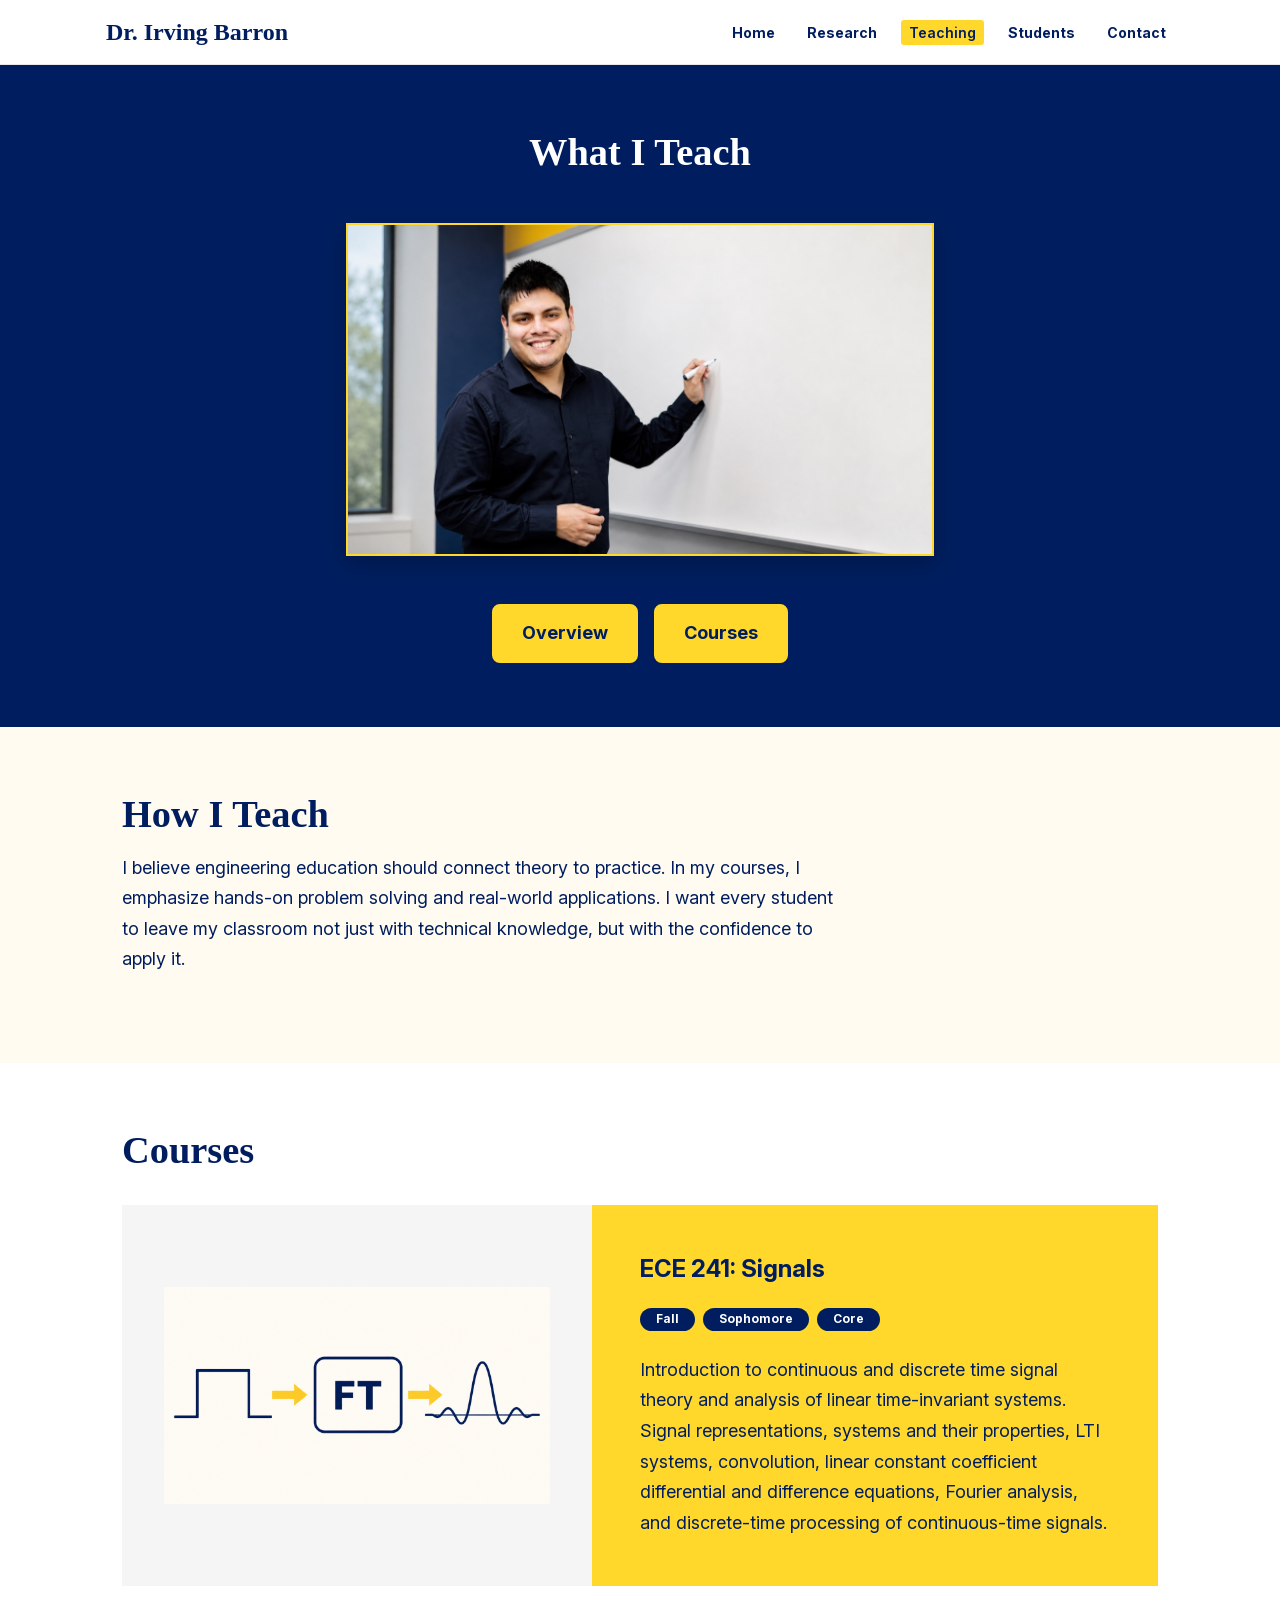
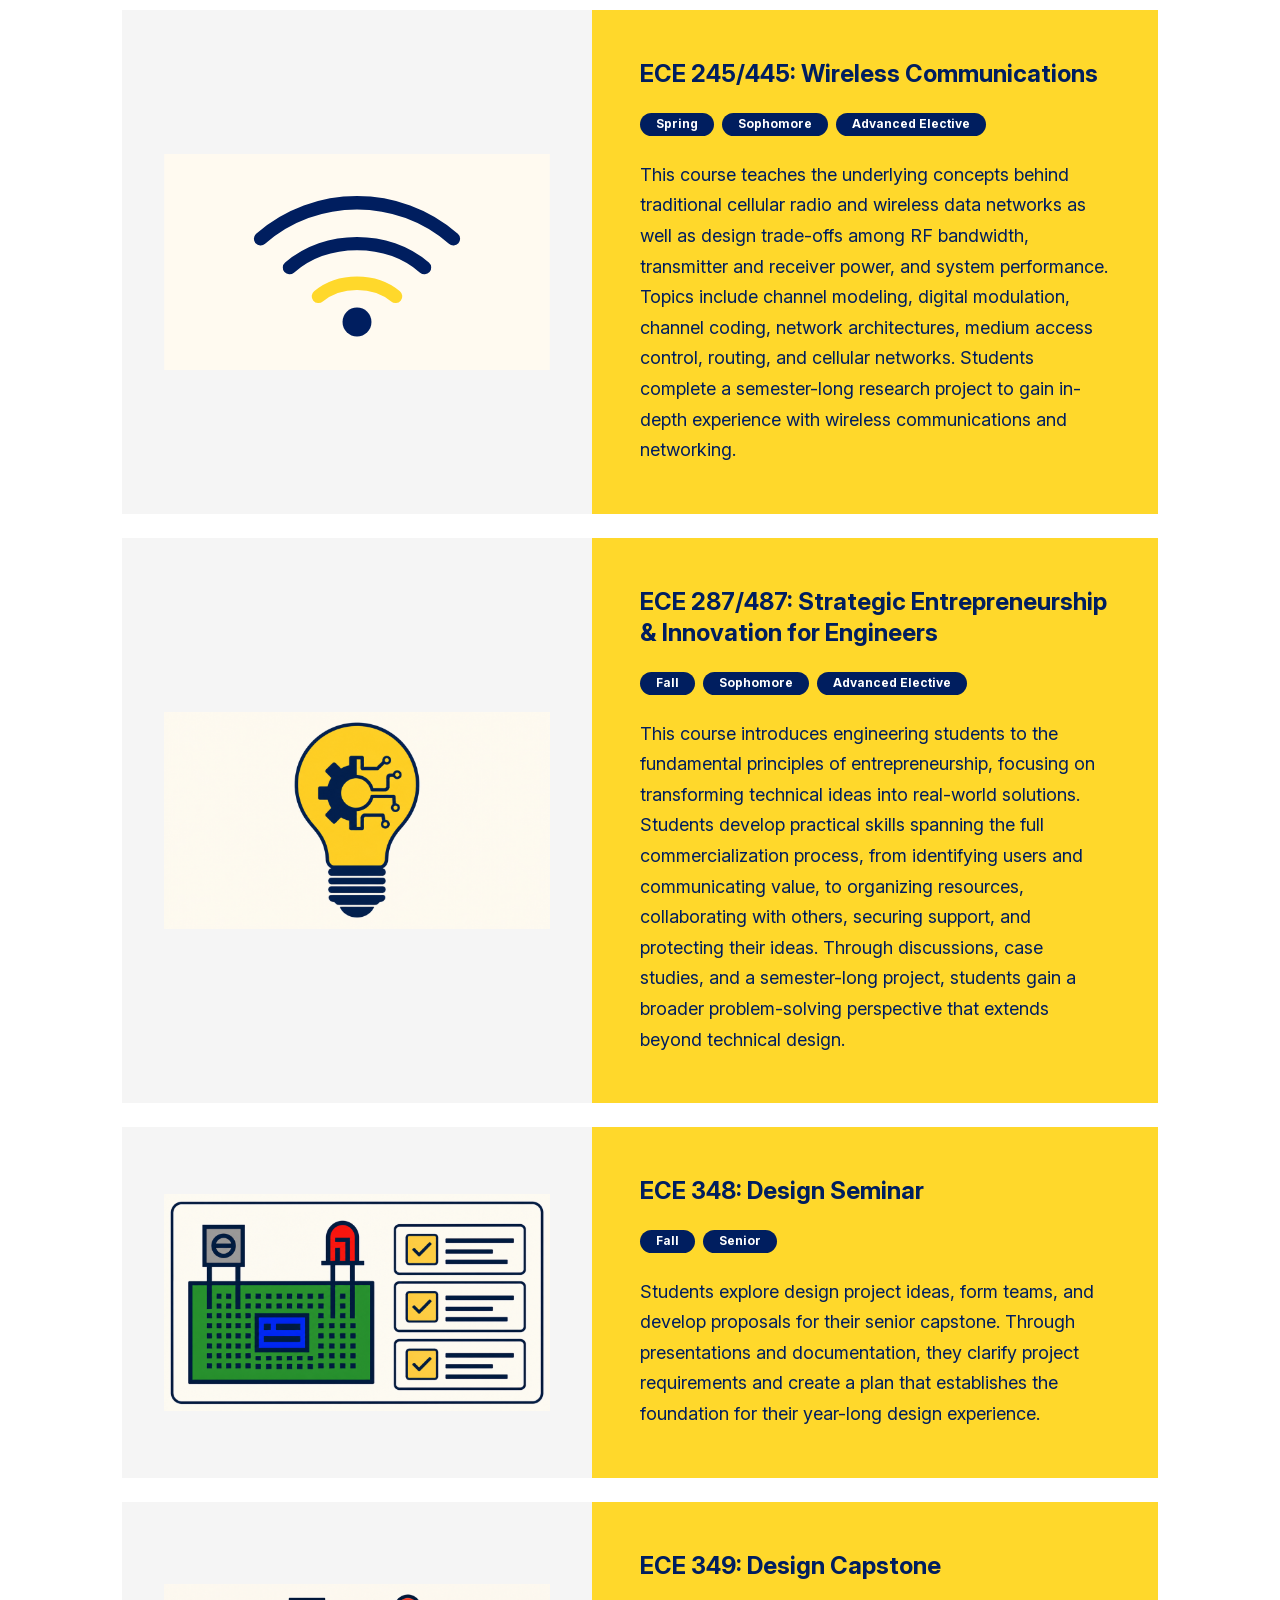
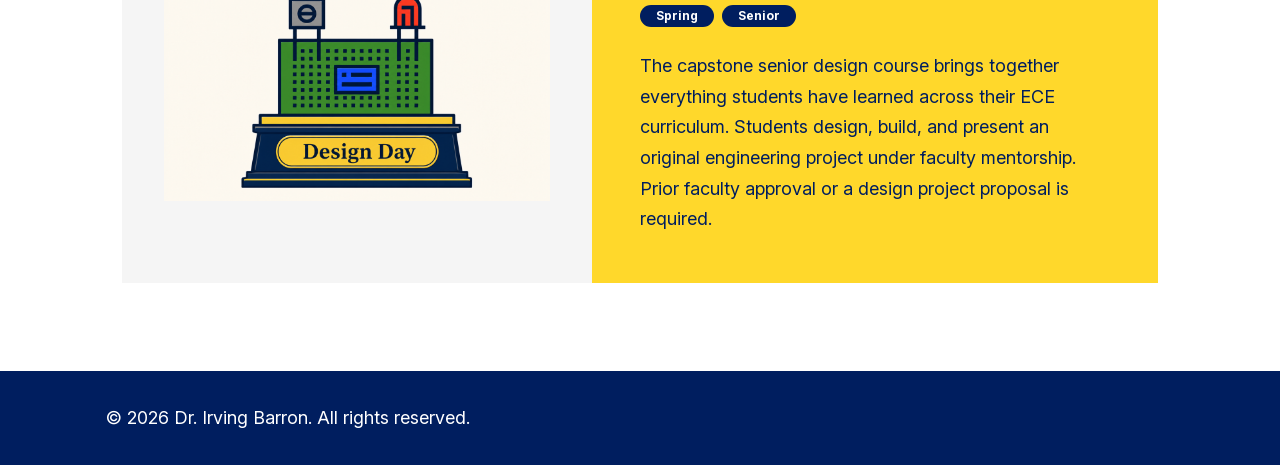
<file: teaching.html>
<!DOCTYPE html>
<html lang="en">
<head>
  <meta charset="UTF-8">
  <meta name="viewport" content="width=device-width, initial-scale=1.0">
  <meta name="description" content="Teaching philosophy and courses in signals, wireless communications, entrepreneurship, and design at the University of Rochester ECE.">
  <link rel="icon" type="image/png" href="assets/images/favicon.png" sizes="32x32">
  <link rel="icon" href="assets/images/favicon.svg" type="image/svg+xml">
  <meta property="og:title" content="Teaching - Dr. Irving Barron">
  <meta property="og:description" content="Teaching philosophy and courses in signals, wireless communications, entrepreneurship, and design at the University of Rochester ECE.">
  <meta property="og:image" content="https://ibarron.dev/assets/images/dr-irving-barron-profile.webp">
  <meta property="og:url" content="https://ibarron.dev/teaching.html">
  <meta property="og:type" content="website">
  <meta name="twitter:card" content="summary_large_image">
  <meta name="twitter:title" content="Teaching - Dr. Irving Barron">
  <meta name="twitter:description" content="Teaching philosophy and courses in signals, wireless communications, entrepreneurship, and design at the University of Rochester ECE.">
  <meta name="twitter:image" content="https://ibarron.dev/assets/images/dr-irving-barron-profile.webp">
  <title>Teaching - Dr. Irving Barron</title>
  <link rel="stylesheet" href="css/style.css">
</head>
<body>
  <a class="skip-link" href="#main-content">Skip to main content</a>

  <!-- HEADER / NAVIGATION -->
  <header class="site-header">
    <nav class="nav" aria-label="Main navigation">
      <div class="nav__inner">

        <!-- Brand / site name — left side -->
        <a class="nav__brand" href="index.html">Dr. Irving Barron</a>

        <!-- Hamburger button — visible only on mobile (<768px) -->
        <button
          type="button"
          class="nav__hamburger"
          aria-label="Toggle navigation"
          aria-expanded="false"
          aria-controls="nav-menu"
        >
          <span class="nav__hamburger-line"></span>
          <span class="nav__hamburger-line"></span>
          <span class="nav__hamburger-line"></span>
        </button>

        <!-- Navigation links — hidden on mobile until toggled -->
        <div class="nav__menu" id="nav-menu">
          <ul class="nav__links" role="list">
            <li><a class="nav__link" href="index.html">Home</a></li>
            <li><a class="nav__link" href="research.html">Research</a></li>
            <li><a class="nav__link" href="teaching.html" aria-current="page">Teaching</a></li>
            <li><a class="nav__link" href="students.html">Students</a></li>
            <li><a class="nav__link" href="contact.html">Contact</a></li>
          </ul>
        </div>

      </div>
    </nav>
  </header>

  <!-- MAIN CONTENT -->
  <main class="main-content" id="main-content" tabindex="-1">

    <!-- PAGE HEADER SECTION (TEACH-01, TEACH-02) -->
    <section class="section section--navy visual-hero">
      <div class="container">
        <h1 class="visual-hero__title animate-on-load">What I Teach</h1>

        <img
          src="assets/images/what-i-do-teaching.jpg"
          alt="Instructor standing beside a clean classroom whiteboard"
          class="visual-hero__image animate-on-load"
          width="1200"
          height="675"
        >

        <!-- Navigation buttons -->
        <nav class="research-nav research-nav--centered animate-on-load" aria-label="Teaching page sections">
          <a href="#how-i-teach" class="btn btn--primary--inverse">Overview</a>
          <a href="#courses" class="btn btn--primary--inverse">Courses</a>
        </nav>
      </div>
    </section>

    <!-- TEACHING PHILOSOPHY SECTION (TEACH-03) -->
    <section class="section section--butter" id="how-i-teach">
      <div class="container animate-on-load">
        <h2>How I Teach</h2>
        <p class="text-block mt-md">
          I believe engineering education should connect theory to practice. In my courses, I emphasize hands-on problem solving and real-world applications. I want every student to leave my classroom not just with technical knowledge, but with the confidence to apply it.
        </p>
      </div>
    </section>

    <!-- COURSES SECTION (TEACH-04 through TEACH-07) -->
    <section class="section" id="courses">
      <div class="container">
        <h2>Courses</h2>

        <!-- Course 1: ECE 241 -->
        <div class="course-media-card animate-on-load mt-xl mb-lg">
          <div class="course-media-card__media">
            <img src="assets/images/course-signals-systems.webp" alt="Rectangular pulse entering an FT box and exiting as a sinc signal" class="course-diagram">
          </div>
          <div class="course-media-card__content">
            <h3>ECE 241: Signals</h3>
            <div class="course__badges">
              <span class="badge--semester">Fall</span>
              <span class="badge--level">Sophomore</span>
              <span class="badge--level">Core</span>
            </div>
            <p>
            Introduction to continuous and discrete time signal theory and analysis of linear time-invariant systems. Signal representations, systems and their properties, LTI systems, convolution, linear constant coefficient differential and difference equations, Fourier analysis, and discrete-time processing of continuous-time signals.
            </p>
          </div>
        </div>

        <!-- Course 2: ECE 245/445 -->
        <div class="course-media-card animate-on-load mb-lg">
          <div class="course-media-card__media">
            <img src="assets/images/course-wireless-communications.svg" alt="Wireless antenna transmitting signals between devices" class="course-diagram">
          </div>
          <div class="course-media-card__content">
            <h3>ECE 245/445: Wireless Communications</h3>
            <div class="course__badges">
              <span class="badge--semester">Spring</span>
              <span class="badge--level">Sophomore</span>
              <span class="badge--level">Advanced Elective</span>
            </div>
            <p>
              This course teaches the underlying concepts behind traditional cellular radio and wireless data networks as well as design trade-offs among RF bandwidth, transmitter and receiver power, and system performance. Topics include channel modeling, digital modulation, channel coding, network architectures, medium access control, routing, and cellular networks. Students complete a semester-long research project to gain in-depth experience with wireless communications and networking.
            </p>
          </div>
        </div>

        <!-- Course 3: ECE 287/487 -->
        <div class="course-media-card animate-on-load mb-lg">
          <div class="course-media-card__media">
            <img src="assets/images/course-entrepreneurship-innovation.webp" alt="Light bulb containing a gear and circuit trace pattern" class="course-diagram">
          </div>
          <div class="course-media-card__content">
            <h3>ECE 287/487: Strategic Entrepreneurship & Innovation for Engineers</h3>
            <div class="course__badges">
              <span class="badge--semester">Fall</span>
              <span class="badge--level">Sophomore</span>
              <span class="badge--level">Advanced Elective</span>
            </div>
            <p>
            This course introduces engineering students to the fundamental principles of entrepreneurship, focusing on transforming technical ideas into real-world solutions. Students develop practical skills spanning the full commercialization process, from identifying users and communicating value, to organizing resources, collaborating with others, securing support, and protecting their ideas. Through discussions, case studies, and a semester-long project, students gain a broader problem-solving perspective that extends beyond technical design.
            </p>
          </div>
        </div>

        <!-- Course 4: ECE 348 -->
        <div class="course-media-card animate-on-load mb-lg">
          <div class="course-media-card__media">
            <img src="assets/images/course-design-seminar.webp" alt="Clean circuit drawing with connected blocks and grid traces" class="course-diagram">
          </div>
          <div class="course-media-card__content">
            <h3>ECE 348: Design Seminar</h3>
            <div class="course__badges">
              <span class="badge--semester">Fall</span>
              <span class="badge--level">Senior</span>
            </div>
            <p>
              Students explore design project ideas, form teams, and develop proposals for their senior capstone. Through presentations and documentation, they clarify project requirements and create a plan that establishes the foundation for their year-long design experience.
            </p>
          </div>
        </div>

        <!-- Course 5: ECE 349 -->
        <div class="course-media-card animate-on-load mb-lg">
          <div class="course-media-card__media">
            <img src="assets/images/course-design-capstone.webp" alt="Finished circuit drawing presented on a podium" class="course-diagram">
          </div>
          <div class="course-media-card__content">
            <h3>ECE 349: Design Capstone</h3>
            <div class="course__badges">
              <span class="badge--semester">Spring</span>
              <span class="badge--level">Senior</span>
            </div>
            <p>
              The capstone senior design course brings together everything students have learned across their ECE curriculum. Students design, build, and present an original engineering project under faculty mentorship. Prior faculty approval or a design project proposal is required.
            </p>
          </div>
        </div>

      </div>
    </section>

  </main>

  <!-- FOOTER -->
  <footer class="footer">
    <div class="footer__inner">
      <p class="footer__text">
        &copy; <span class="footer__year"></span> Dr. Irving Barron. All rights reserved.
      </p>
    </div>
  </footer>

  <!-- JAVASCRIPT -->
  <script src="js/main.js"></script>
</body>
</html>
</file>
<file: css/style.css>
/* =============================================================================
   ibarron.dev — Design System
   css/style.css
   Single file. No frameworks. No build step.
   University of Rochester brand: navy #001E5F · yellow #FFD82B
   ============================================================================= */


/* =============================================================================
   1. Font Face — Inter Variable (self-hosted)
   ============================================================================= */

@font-face {
  font-family: 'Inter';
  src: url('../assets/fonts/inter-variable.woff2') format('woff2-variations');
  font-weight: 100 900;
  font-style: normal;
  font-display: swap;
}


/* =============================================================================
   2. Custom Properties — Design Tokens in :root
   ============================================================================= */

:root {
  /* --- Colors --- */
  --color-navy: #001E5F;
  --color-yellow: #FFD82B;
  --color-bright-lemon: #FFF601;
  --color-meliora-blue: #0045A0;
  --color-white: #FFFFFF;
  --color-dark-gray: #707070;
  --color-border: #E8E8E8;
  --color-butter: #FFFBF0;
  --color-light-gray: #F5F5F5;

  /* --- Spacing (multiples of 4px) --- */
  --spacing-xs: 4px;
  --spacing-sm: 8px;
  --spacing-md: 16px;
  --spacing-lg: 24px;
  --spacing-xl: 32px;
  --spacing-2xl: 48px;
  --spacing-3xl: 64px;

  /* --- Typography — 4 size tokens, 2 weights (400 regular, 700 bold) --- */
  --font-sans: 'Inter', system-ui, -apple-system, sans-serif;
  --font-serif: Georgia, 'Times New Roman', serif;
  --font-size-heading: clamp(1.5rem, 3vw, 3.5rem);
  --font-size-subheading: clamp(1.125rem, 2vw, 1.5rem);
  --font-size-body: clamp(1rem, 2vw, 1.125rem);
  --font-size-label: 0.875rem;

  /* --- Breakpoints (reference values — not usable in var() for @media) --- */
  --breakpoint-mobile: 640px;
  --breakpoint-nav: 768px;
  --breakpoint-desktop: 1024px;
}


/* =============================================================================
   3. CSS Reset / Base Styles
   ============================================================================= */

*,
*::before,
*::after {
  box-sizing: border-box;
}

html {
  font-size: 16px;
  scroll-behavior: smooth;
  -webkit-text-size-adjust: 100%;
}

body {
  margin: 0;
  padding: 0;
  background-color: var(--color-white);
  color: var(--color-navy);
  font-family: var(--font-sans);
  font-size: var(--font-size-body);
  font-weight: 400;
  line-height: 1.7;
  -webkit-font-smoothing: antialiased;
  -moz-osx-font-smoothing: grayscale;
}

h1, h2, h3, h4, h5, h6,
p, ul, ol, li, figure, blockquote {
  margin: 0;
  padding: 0;
}

ul, ol {
  list-style: none;
}

img, svg {
  display: block;
  max-width: 100%;
}

a {
  color: inherit;
  text-decoration: none;
}

button {
  background: none;
  border: none;
  cursor: pointer;
  font-family: inherit;
}


/* =============================================================================
   4. Skip Link (accessibility — first element on page)
   ============================================================================= */

.skip-link {
  position: absolute;
  top: var(--spacing-md);
  left: var(--spacing-md);
  z-index: 1000;
  transform: translateY(calc(-100% - var(--spacing-md)));
  padding: var(--spacing-sm) var(--spacing-md);
  background-color: var(--color-yellow);
  color: var(--color-navy);
  font-weight: 700;
  line-height: 1.4;
  border: 2px solid var(--color-navy);
  border-radius: 4px;
  transition: transform 0.2s ease;
}

.skip-link:focus {
  transform: translateY(0);
}

/* =============================================================================
   5. Typography Base Styles
   ============================================================================= */

/* H1 and H2 — Georgia serif, bold, fluid heading size */
h1,
h2 {
  font-family: var(--font-serif);
  font-weight: 700;
  font-size: var(--font-size-heading);
  line-height: 1.2;
  color: var(--color-navy);
}

/* H3, H4, H5 — Inter sans-serif, bold, fluid subheading size */
h3,
h4,
h5 {
  font-family: var(--font-sans);
  font-weight: 700;
  font-size: var(--font-size-subheading);
  line-height: 1.3;
  color: var(--color-navy);
}

h6 {
  font-family: var(--font-sans);
  font-weight: 700;
  font-size: var(--font-size-label);
  line-height: 1.4;
  color: var(--color-navy);
}

p {
  font-family: var(--font-sans);
  font-weight: 400;
  font-size: var(--font-size-body);
  line-height: 1.7;
  color: inherit;
}

/* Eyebrow label — section headings, muted uppercase */
.eyebrow {
  font-family: var(--font-sans);
  font-size: var(--font-size-label);
  font-weight: 700;
  text-transform: uppercase;
  letter-spacing: 0.1em;
  color: var(--color-dark-gray);
  line-height: 1.4;
  margin-bottom: var(--spacing-sm);
}


/* =============================================================================
   6. Layout Utilities
   ============================================================================= */

/* Centered container with consistent max-width and horizontal padding */
.container {
  width: 100%;
  max-width: 1100px;
  margin-left: auto;
  margin-right: auto;
  padding-left: var(--spacing-md);
  padding-right: var(--spacing-md);
}

/* Two-column grid (desktop) */
.grid-2 {
  display: grid;
  grid-template-columns: 1fr;
  gap: var(--spacing-xl);
}

/* Three-column grid (desktop) */
.grid-3 {
  display: grid;
  grid-template-columns: 1fr;
  gap: var(--spacing-lg);
}

/* Section vertical rhythm */
.section {
  padding-top: var(--spacing-3xl);
  padding-bottom: var(--spacing-3xl);
}

/* Section with butter background */
.section--butter {
  background-color: var(--color-butter);
}

/* Section with navy background */
.section--navy {
  background-color: var(--color-navy);
  color: var(--color-white);
}

/* Section with navy background — override heading/paragraph colors */
.section--navy h1,
.section--navy h2,
.section--navy h3,
.section--navy h4,
.section--navy h5,
.section--navy p {
  color: var(--color-white);
}

/* Eyebrow on navy background — yellow for visual hierarchy */
.section--navy .eyebrow {
  color: var(--color-yellow);
}

/* Spacious section — increased vertical padding for home page */
.section--spacious {
  padding-top: 100px;
  padding-bottom: 100px;
}

/* Spacing utilities (margin-top) */
.mt-sm { margin-top: var(--spacing-sm); }
.mt-md { margin-top: var(--spacing-md); }
.mt-lg { margin-top: var(--spacing-lg); }
.mt-xl { margin-top: var(--spacing-xl); }

/* Spacing utilities (margin-bottom) */
.mb-0 { margin-bottom: 0; }
.mb-sm { margin-bottom: var(--spacing-sm); }
.mb-md { margin-bottom: var(--spacing-md); }
.mb-lg { margin-bottom: var(--spacing-lg); }
.mb-xl { margin-bottom: var(--spacing-xl); }

/* Text block — constrained width for readable paragraphs */
.text-block {
  max-width: 720px;
  margin-bottom: var(--spacing-lg);
}

/* Callout — blue banner for emphasized notes */
.callout {
  margin-top: var(--spacing-lg);
  margin-bottom: 0;
  padding: var(--spacing-md);
  background-color: var(--color-meliora-blue);
  color: var(--color-yellow);
  border-radius: 4px;
  font-weight: 500;
}

/* Tall hero variant for home page */
.hero--tall {
  min-height: 60vh;
}


/* =============================================================================
    7. Navigation Component
   ============================================================================= */

.nav {
  position: sticky;
  top: 0;
  background-color: var(--color-white);
  border-bottom: 1px solid var(--color-border);
  z-index: 100;
}

.nav__inner {
  display: flex;
  align-items: center;
  justify-content: space-between;
  height: 64px;
  max-width: 1100px;
  margin-left: auto;
  margin-right: auto;
  padding-left: var(--spacing-md);
  padding-right: var(--spacing-md);
}

/* Brand / site name */
.nav__brand {
  font-family: var(--font-serif);
  font-weight: 700;
  font-size: var(--font-size-subheading);
  color: var(--color-navy);
  text-decoration: none;
  flex-shrink: 0;
}

.nav__brand:hover {
  color: var(--color-meliora-blue);
  transition: color 0.2s ease;
}

/* Nav links list (desktop) */
.nav__menu {
  display: flex;
}

.nav__links {
  display: flex;
  align-items: center;
  gap: var(--spacing-md);
  list-style: none;
  margin: 0;
  padding: 0;
}

.nav__link {
  font-family: var(--font-sans);
  font-size: var(--font-size-label);
  font-weight: 700;
  color: var(--color-navy);
  text-decoration: none;
  padding: var(--spacing-xs) var(--spacing-sm);
  border-radius: 4px;
  transition: color 0.2s ease;
}

.nav__link:hover {
  color: var(--color-meliora-blue);
}

/* Active page indicator */
.nav__link[aria-current="page"] {
  color: var(--color-navy);
  background-color: var(--color-yellow);
  padding: 4px 8px;
  border-radius: 3px;
  font-weight: 600;
}

/* Hamburger button — hidden on desktop, shown on mobile */
.nav__hamburger {
  display: none;
  flex-direction: column;
  justify-content: space-between;
  width: 28px;
  height: 20px;
  background: none;
  border: none;
  cursor: pointer;
  padding: 0;
  color: var(--color-navy);
}

.nav__hamburger-line {
  display: block;
  width: 100%;
  height: 2px;
  background-color: var(--color-navy);
  border-radius: 2px;
  transition: transform 0.2s ease, opacity 0.2s ease;
}

/* Hamburger open state — becomes × */
.nav--open .nav__hamburger-line:nth-child(1) {
  transform: translateY(9px) rotate(45deg);
}

.nav--open .nav__hamburger-line:nth-child(2) {
  opacity: 0;
}

.nav--open .nav__hamburger-line:nth-child(3) {
  transform: translateY(-9px) rotate(-45deg);
}


/* =============================================================================
   8. Footer Component
   ============================================================================= */

.footer {
  background-color: var(--color-navy);
  color: var(--color-white);
  padding: var(--spacing-xl) 0;
}

.footer__inner {
  display: grid;
  grid-template-columns: 1fr;
  gap: var(--spacing-lg);
  max-width: 1100px;
  margin-left: auto;
  margin-right: auto;
  padding-left: var(--spacing-md);
  padding-right: var(--spacing-md);
}

.footer__text {
  font-family: var(--font-sans);
  font-size: var(--font-size-body);
  font-weight: 400;
  color: var(--color-white);
  line-height: 1.7;
}

.footer__year {
  /* Populated by JS: new Date().getFullYear() */
}

.footer a {
  color: var(--color-white);
  text-decoration: underline;
  text-underline-offset: 2px;
  transition: color 0.2s ease;
}

.footer a:hover {
  color: var(--color-yellow);
}


/* =============================================================================
   9. Button Components
   ============================================================================= */

/* Base button — shared styles */
.btn {
  display: inline-flex;
  align-items: center;
  justify-content: center;
  font-family: var(--font-sans);
  font-weight: 700;
  font-size: var(--font-size-body);
  padding: 0.75rem 1.75rem; /* 12px 28px — TYP-05 */
  border-radius: 8px;
  border: 2px solid transparent;
  cursor: pointer;
  text-decoration: none;
  min-height: 44px; /* RESP-06 touch target */
  transition: background-color 0.2s ease, color 0.2s ease, border-color 0.2s ease;
  white-space: nowrap;
}

/* Primary button — navy fill */
.btn--primary {
  background-color: var(--color-navy);
  color: var(--color-white);
  border-color: var(--color-navy);
}

.btn--primary:hover {
  background-color: var(--color-meliora-blue);
  border-color: var(--color-meliora-blue);
}

/* Outline button — navy border on light background */
.btn--outline {
  background-color: transparent;
  color: var(--color-navy);
  border-color: var(--color-navy);
}

.btn--outline:hover {
  background-color: var(--color-navy);
  color: var(--color-white);
  border-color: var(--color-navy);
}

/* Outline white button — white border on navy background */
.btn--outline--white {
  background-color: transparent;
  color: var(--color-white);
  border-color: var(--color-white);
}

.btn--outline--white:hover {
  background-color: var(--color-white);
  color: var(--color-navy);
  border-color: var(--color-white);
}

/* Inverse primary button — yellow fill, navy text (for use on navy backgrounds) */
.btn--primary--inverse {
  background-color: var(--color-yellow);
  color: var(--color-navy);
  border-color: var(--color-yellow);
}

.btn--primary--inverse:hover {
  background-color: #e6c200;
  border-color: #e6c200;
  color: var(--color-navy);
}


/* =============================================================================
   10. Card Components
   ============================================================================= */

/* Base card */
.card {
  background-color: #B7D3FF; /* Wondrous Sky — UofR brand light blue */
  border: 1px solid var(--color-border);
  border-radius: 8px;
  padding: var(--spacing-lg); /* 24px — TYP-08: 1.5rem */
  transition: box-shadow 0.2s ease, border-top-color 0.2s ease;
}

.card:hover {
  box-shadow: 0 2px 4px rgba(0, 0, 0, 0.1);
}

/* Card links — visible underline so they don't blend with paragraph text */
.card a {
  color: var(--color-navy);
  font-weight: 700;
  text-decoration: underline;
  text-underline-offset: 2px;
}

.card a:hover {
  color: var(--color-meliora-blue);
}

/* Publication card — flex container with two zones (content + PDF download) */
.card--publication {
  background-color: var(--color-white);
  border: 1px solid var(--color-border);
  padding: 0; /* Override base .card padding for flex layout */
  display: flex;
  transition: box-shadow 0.2s ease;
}

.card--publication:hover {
  box-shadow: 0 4px 12px rgba(0, 0, 0, 0.12);
}

/* Publication info link — 75% of card width */
.publication__link {
  flex: 3;
  padding: var(--spacing-lg);
  text-decoration: none;
  color: inherit;
  display: flex;
  flex-direction: column;
  justify-content: center;
  transition: background-color 0.2s ease;
}

.publication__link:hover {
  background-color: #B7D3FF; /* Wondrous Sky — UofR brand light blue */
}

/* PDF download button — 25% of card width */
.publication__pdf-download {
  flex: 1;
  border-left: 1px solid var(--color-border);
  display: flex;
  align-items: center;
  justify-content: center;
  text-decoration: none;
  color: var(--color-navy);
  transition: background-color 0.2s ease, color 0.2s ease;
  cursor: pointer;
}

.publication__pdf-download svg {
  width: 80px;
  height: 80px;
  stroke: currentColor;
  fill: none;
}

.publication__pdf-download:hover {
  background-color: var(--color-yellow);
  color: var(--color-navy);
}

/* Grant card — same pattern as publication card */
.card--grant {
  background-color: var(--color-white);
  border: 1px solid var(--color-border);
  transition: background-color 0.2s ease, box-shadow 0.2s ease;
}

.card--grant:hover {
  background-color: #B7D3FF;
  box-shadow: 0 4px 12px rgba(0, 0, 0, 0.12);
}

a.card--grant {
  text-decoration: none;
  color: inherit;
  display: block;
}

/* UR-inspired Card Grid and Cards */
.card-grid--ur {
  display: grid;
  grid-template-columns: 1fr;
  gap: var(--spacing-lg);
}

/* Contact page card grid — centered with max-width */
.card-grid--ur-contact {
  display: grid;
  grid-template-columns: 1fr 1fr;
  gap: var(--spacing-lg);
  max-width: 1000px;
  margin: 0 auto;
}

@media (max-width: 1023px) {
  .card-grid--ur-contact {
    grid-template-columns: 1fr;
  }
}

/* UR-inspired Card */
.card-ur {
  background-color: #f5f5f5;
  border: 1px solid #e0e0e0;
  border-radius: 4px;
  padding: var(--spacing-lg);
  text-decoration: none;
  color: inherit;
  display: flex;
  flex-direction: column;
  transition: background-color 0.3s ease;
  position: relative;
}

.card-ur:hover {
  background-color: var(--color-navy);
  color: var(--color-white);
}

/* Card icon container */
.card-ur__media {
  width: 100%;
  aspect-ratio: 16 / 9;
  overflow: hidden;
  border-radius: 4px;
  margin-bottom: var(--spacing-lg);
  background-color: var(--color-light-gray);
}

.card-ur__media img {
  display: block;
  width: 100%;
  height: 100%;
  object-fit: cover;
  transition: transform 0.3s ease, filter 0.3s ease;
}

.card-ur:hover .card-ur__media img {
  transform: scale(1.03);
  filter: saturate(1.05);
}

/* Card title */
.card-ur__title {
  font-size: 1.5rem;
  font-weight: 700;
  color: var(--color-navy);
  margin: 0 0 var(--spacing-md) 0;
  font-family: var(--font-serif);
  transition: color 0.3s ease;
}

.card-ur:hover .card-ur__title {
  color: var(--color-white);
}

/* Card description */
.card-ur__description {
  font-size: var(--font-size-body);
  color: var(--color-navy);
  line-height: 1.6;
  margin: 0 0 var(--spacing-lg) 0;
  flex-grow: 1;
  transition: color 0.3s ease;
}

.card-ur:hover .card-ur__description {
  color: var(--color-white);
}

/* Card call-to-action */
.card-ur__cta {
  display: inline-flex;
  align-items: center;
  gap: var(--spacing-xs);
  width: fit-content;
  color: var(--color-meliora-blue);
  font-weight: 700;
  line-height: 1.4;
  text-decoration: underline;
  text-decoration-thickness: 2px;
  text-underline-offset: 4px;
  transition: color 0.3s ease;
}

.card-ur__cta::after {
  content: "→";
  line-height: 1;
  transition: transform 0.3s ease;
}

.card-ur:hover .card-ur__cta {
  color: var(--color-yellow);
}

.card-ur:hover .card-ur__cta::after {
  transform: translateX(2px);
}

/* Contact card variant — no hover effect */
.card-ur--no-hover:hover {
  background-color: #f5f5f5 !important;
  color: inherit !important;
}

.card-ur--no-hover:hover .card-ur__title {
  color: var(--color-navy) !important;
}

.card-ur--no-hover:hover .card-ur__description {
  color: var(--color-navy) !important;
}

.card-ur--no-hover:hover .card-ur__cta {
  color: var(--color-meliora-blue) !important;
}

/* Responsive: 2 columns on tablet and desktop */
@media (min-width: 768px) {
  .card-grid--ur {
    grid-template-columns: repeat(2, 1fr);
  }
}

/* =============================================================================
    11. Tag Pills and Badges
    ============================================================================= */

/* Research interest tag */
.tag-pill {
  display: inline-block;
  background-color: var(--color-navy);
  color: var(--color-white);
  border-radius: 100px;
  padding: var(--spacing-sm) var(--spacing-md); /* 8px 16px */
  font-family: var(--font-sans);
  font-size: var(--font-size-label);
  font-weight: 700;
  line-height: 1.2;
}

/* Year badge (compact) */
.badge--year {
  display: inline-block;
  background-color: var(--color-navy);
  color: var(--color-white);
  border-radius: 100px;
  padding: var(--spacing-xs) var(--spacing-md); /* 4px 12px */
  font-family: var(--font-sans);
  font-size: 0.75rem;
  font-weight: 700;
  line-height: 1.2;
}

/* Semester badge (same as year) */
.badge--semester {
  display: inline-block;
  background-color: var(--color-navy);
  color: var(--color-white);
  border-radius: 100px;
  padding: var(--spacing-xs) var(--spacing-md); /* 4px 12px */
  font-family: var(--font-sans);
  font-size: 0.75rem;
  font-weight: 700;
  line-height: 1.2;
}


/* =============================================================================
   12. Profile Photo
   ============================================================================= */

.profile-photo {
  width: clamp(120px, 30vw, 280px);
  height: clamp(120px, 30vw, 280px);
  aspect-ratio: 1 / 1;
  border: 2px solid var(--color-yellow);
  box-shadow: 0 4px 12px rgba(0, 0, 0, 0.12);
  border-radius: 8px;
  flex-shrink: 0;
  filter: grayscale(100%);
  -webkit-filter: grayscale(100%);
  object-fit: cover;
  object-position: center;
  transition: filter 0.2s ease;
}

.profile-photo:hover,
.profile-photo:focus {
  filter: grayscale(0%);
  -webkit-filter: grayscale(0%);
}

/* =============================================================================
    13. Tab Component (Phase 4 — Students Hub ARIA tab pattern, pill buttons)
    ============================================================================= */

/* --- ARIA role-based tab selectors (pill button style, STU-03, RESP-06) --- */

/* Tablist row — pill buttons, no underline separator */
[role="tablist"] {
  display: flex;
  flex-wrap: wrap;
  gap: var(--spacing-md);
  list-style: none;
  padding: 0;
  margin: 0 0 var(--spacing-lg) 0;
  border-bottom: none;
}

/* Base tab button — pill shape, Inter bold, 44px min touch target */
[role="tab"] {
  display: inline-flex;
  align-items: center;
  justify-content: center;
  flex: 0 1 auto;
  padding: 0.75rem 1.75rem; /* consistent with .btn sizing */
  min-height: 44px;         /* RESP-06: touch target accessibility */
  background-color: transparent;
  color: var(--color-navy);
  border: 2px solid transparent;
  border-radius: 20px;      /* pill shape */
  font-family: var(--font-sans);
  font-weight: 700;
  font-size: var(--font-size-label);
  cursor: pointer;
  white-space: nowrap;
  transition: color 0.2s ease, border-color 0.2s ease, background-color 0.2s ease;
}

/* Inactive tab hover — Meliora Blue text + matching border outline */
[role="tab"]:hover {
  color: var(--color-meliora-blue);
  border-color: var(--color-meliora-blue);
}

/* Active tab — navy fill, white text, pill shape */
[role="tab"][aria-selected="true"] {
  background-color: var(--color-navy);
  color: var(--color-white);
  border-color: var(--color-navy);
}

/* Active tab hover — don't change active tab on hover */
[role="tab"][aria-selected="true"]:hover {
  background-color: var(--color-navy);
  color: var(--color-white);
  border-color: var(--color-navy);
}

/* Focus state — visible outline (overrides global :focus-visible for tabs) */
[role="tab"]:focus-visible {
  outline: 2px solid var(--color-meliora-blue);
  outline-offset: 2px;
}

/* Tab panel — white background, generous vertical padding */
[role="tabpanel"] {
  background-color: var(--color-white);
  padding: var(--spacing-3xl) 0;
}

/* Hidden panels removed from view (managed by hidden attribute + JS) */
[role="tabpanel"][hidden] {
  display: none;
}

/* --- Panel fade animation (used by Plan 02 JS tab switching) --- */

@media (prefers-reduced-motion: no-preference) {
  [role="tabpanel"][data-fade="out"] {
    opacity: 0;
    transition: opacity 0.2s ease-out;
  }

  [role="tabpanel"][data-fade="in"] {
    opacity: 1;
    transition: opacity 0.2s ease-in;
  }
}

/* --- Students Hub panel content spacing --- */

/* Heading inside panel */
[role="tabpanel"] h2 {
  margin-bottom: var(--spacing-lg);
}

/* Paragraph spacing inside panels */
[role="tabpanel"] p {
  margin-bottom: var(--spacing-md);
}

/* List styling inside panels */
[role="tabpanel"] ul {
  list-style: disc;
  padding-left: var(--spacing-xl);
  margin-bottom: var(--spacing-md);
}

[role="tabpanel"] ul li {
  margin-bottom: var(--spacing-sm);
}

/* Card spacing inside panels */
[role="tabpanel"] .card {
  margin-bottom: var(--spacing-xl);
}


/* =============================================================================
   14. Focus Indicators (A11Y-01, NAV-05)
   ============================================================================= */

/* Global focus indicator — yellow outline */
:focus-visible {
  outline: 3px solid var(--color-yellow);
  outline-offset: 2px;
}

/* Focus on dark/navy backgrounds — white outline instead */
.nav__hamburger:focus-visible,
.footer :focus-visible,
.section--navy :focus-visible,
.btn--primary:focus-visible,
.btn--primary--inverse:focus-visible,
.btn--outline--white:focus-visible {
  outline: 3px solid var(--color-white);
  outline-offset: 2px;
}


/* =============================================================================
   15. Animation Keyframes (ANIM-01, ANIM-02)
   All animations MUST be wrapped in prefers-reduced-motion
   ============================================================================= */

@media (prefers-reduced-motion: no-preference) {
  @keyframes fadeInUp {
    from {
      opacity: 0;
      transform: translateY(20px);
    }
    to {
      opacity: 1;
      transform: translateY(0);
    }
  }

  /* Page-load fade-in + slide up */
  .animate-on-load {
    animation: fadeInUp 0.5s ease-out forwards;
  }

  /* Stagger delays per nth-child */
  .animate-on-load:nth-child(1) { animation-delay: 0s; }
  .animate-on-load:nth-child(2) { animation-delay: 0.1s; }
  .animate-on-load:nth-child(3) { animation-delay: 0.2s; }
  .animate-on-load:nth-child(4) { animation-delay: 0.3s; }
  .animate-on-load:nth-child(5) { animation-delay: 0.4s; }
  .animate-on-load:nth-child(6) { animation-delay: 0.5s; }
}

/* =============================================================================
    16. Responsive Breakpoints
   Mobile-first: starts single-column, expands at each breakpoint.
   Organized by breakpoint (not by component).
   ============================================================================= */

/* --- Mobile overrides: < 640px --- */
@media (max-width: 639px) {
  /* Hamburger nav visible on mobile */
  .nav__hamburger {
    display: flex;
  }

  /* Mobile menu hidden by default */
  .nav__menu {
    display: none;
    position: absolute;
    top: 64px;
    left: 0;
    right: 0;
    background-color: var(--color-white);
    border-bottom: 1px solid var(--color-border);
    padding: var(--spacing-md);
    z-index: 99;
  }

  /* Mobile menu open state (toggled by JS via .nav--open on .nav) */
  .nav--open .nav__menu {
    display: block;
  }

  .nav--open .nav__links {
    flex-direction: column;
    gap: var(--spacing-sm);
  }

  /* Stack all grids on mobile */
  .grid-2,
  .grid-3 {
    grid-template-columns: 1fr;
  }

  /* Narrower section padding on mobile */
  .section {
    padding-top: var(--spacing-2xl);
    padding-bottom: var(--spacing-2xl);
  }

  /* Hero buttons stack on mobile */
  .hero__buttons {
    flex-direction: column;
    align-items: stretch;
  }

  /* Spacious sections reduce padding on mobile */
  .section--spacious {
    padding-top: var(--spacing-3xl);
    padding-bottom: var(--spacing-3xl);
  }

  /* Contact details — single column on mobile */
  .contact-details {
    grid-template-columns: 1fr;
    gap: var(--spacing-xs);
  }

}

/* --- Tablet: 640px and above --- */
@media (min-width: 640px) {
  /* Two-column grid activates */
  .grid-2 {
    grid-template-columns: repeat(2, 1fr);
  }

  /* Footer becomes two-column */
  .footer__inner {
    grid-template-columns: repeat(2, 1fr);
  }
}

/* --- Nav breakpoint: 768px and above --- */
@media (min-width: 768px) {
  /* Show nav links, hide hamburger */
  .nav__menu {
    display: flex;
    position: static;
    background: none;
    border: none;
    padding: 0;
  }

  .nav__hamburger {
    display: none;
  }

  /* Reset nav links direction */
  .nav__links {
    flex-direction: row;
  }
}

/* =============================================================================
   17. Hero Component (Phase 2 — Home Page)
   ============================================================================= */

/* Hero grid — single column mobile/tablet, two-column at 1024px desktop */
.hero__grid {
  display: grid;
  grid-template-columns: 1fr;
  gap: var(--spacing-xl);
  align-items: center;
}

/* --- Desktop: 1024px and above --- */
@media (min-width: 1024px) {
  /* Three-column grid activates */
  .grid-3 {
    grid-template-columns: repeat(3, 1fr);
  }

  /* Container padding increase */
  .container {
    padding-left: var(--spacing-xl);
    padding-right: var(--spacing-xl);
  }

  /* Hero grid becomes two-column on desktop */
  .hero__grid {
    grid-template-columns: 1fr 1fr;
  }
}

/* Hero text column */
.hero__text {
  display: flex;
  flex-direction: column;
  gap: var(--spacing-md);
}

/* Hero lead paragraph — slightly larger */
.hero__lead {
  font-size: var(--font-size-subheading);
  font-weight: 400;
  line-height: 1.5;
}

/* Hero button row — side-by-side desktop, stacked mobile */
.hero__buttons {
  display: flex;
  flex-wrap: wrap;
  gap: var(--spacing-md);
  margin-top: var(--spacing-lg);
}

/* Hero photo column — centers the placeholder */
.hero__photo-col {
  display: flex;
  justify-content: center;
  align-items: center;
}


/* =============================================================================
   18. Phase 3 — Content Page Components
   ============================================================================= */

.visual-hero {
  min-height: 35vh;
}

.visual-hero .container {
  display: flex;
  flex-direction: column;
  align-items: center;
  gap: var(--spacing-2xl);
  text-align: center;
}

.visual-hero__title {
  margin: 0;
}

.visual-hero__image {
  width: clamp(430px, 46vw, 660px);
  max-width: 100%;
  height: auto;
  border: 2px solid var(--color-yellow);
  box-shadow: 0 8px 24px rgba(0, 0, 0, 0.22);
}


/* --- 18b. Publication Card Sub-classes --- */

.publication__authors {
  margin-bottom: var(--spacing-sm);
  font-size: var(--font-size-body);
  font-weight: 400;
}

.author-highlight {
  font-weight: 700;
  background-color: #f5f5f5;
  padding: 0 2px;
  border-radius: 2px;
}

.publication__title {
  margin-bottom: var(--spacing-sm);
  font-weight: 700;
}

.publication__details {
  margin: 0;
  font-size: var(--font-size-body);
  color: var(--color-dark-gray);
}

.publication__details em {
  font-style: italic;
}


/* --- 18c. Course Card --- */

.course__badges {
  display: flex;
  gap: var(--spacing-sm);
  flex-wrap: wrap;
  justify-content: flex-start;
  flex-shrink: 0;
}

.badge--level {
  display: inline-block;
  background-color: var(--color-navy);
  color: var(--color-white);
  border-radius: 100px;
  padding: var(--spacing-xs) var(--spacing-md);
  font-family: var(--font-sans);
  font-size: 0.75rem;
  font-weight: 700;
  line-height: 1.2;
  white-space: nowrap;
}

/* --- 18d. Course Media Card (side-by-side with media + yellow content) --- */

.course-media-card {
  display: flex;
  gap: 0;
  background-color: var(--color-white);
  border-radius: 0;
  overflow: hidden;
  transition: box-shadow 0.2s ease;
  animation: fadeInUp 0.6s ease-out;
}

.course-media-card:hover {
  box-shadow: 0 4px 12px rgba(0, 0, 0, 0.12);
}

/* Media container — left side, holds image/video or SVG placeholder */
.course-media-card__media {
  flex: 1;
  min-height: 300px;
  background-color: #f5f5f5;
  display: flex;
  align-items: center;
  justify-content: center;
  overflow: hidden;
}

.course-media-card__media img,
.course-media-card__media video,
.course-media-card__media svg {
  width: 100%;
  height: 100%;
  object-fit: cover;
}

.course-media-card__media svg {
  width: 60%;
  height: auto;
  object-fit: contain;
}

.course-media-card__media img.course-diagram {
  width: min(82%, 420px);
  height: auto;
  object-fit: contain;
}

/* Content container — right side, yellow background */
.course-media-card__content {
  flex: 1;
  background-color: var(--color-yellow);
  padding: var(--spacing-2xl);
  display: flex;
  flex-direction: column;
  justify-content: center;
  gap: var(--spacing-lg);
}

.course-media-card__content h3 {
  margin: 0;
  color: var(--color-navy);
  font-size: var(--font-size-subheading);
}

.course-media-card__content p {
  margin: 0;
  color: var(--color-navy);
  font-size: var(--font-size-body);
}

/* Responsive: stack vertically on tablet and below */
@media (max-width: 1023px) {
  .course-media-card {
    flex-direction: column;
  }

  .course-media-card__media {
    min-height: 250px;
  }

  .course-media-card__content {
    padding: var(--spacing-xl);
  }
}

@media (max-width: 767px) {
  .course-media-card__media {
    min-height: 200px;
  }

  .course-media-card__content {
    padding: var(--spacing-lg);
  }
}


/* Research page navigation — buttons to jump to sections */
.research-nav {
  display: flex;
  flex-wrap: wrap;
  gap: var(--spacing-md);
  margin: 0;
}

.research-nav--centered {
  justify-content: center;
}

.research-interests {
  display: flex;
  flex-wrap: wrap;
  gap: var(--spacing-md);
  margin: 0;
}

/* --- 18e. Contact Details --- */

.contact-details {
  display: grid;
  grid-template-columns: auto 1fr;
  gap: var(--spacing-sm) var(--spacing-md);
  margin: var(--spacing-lg) 0;
}

.contact-details dt {
  font-weight: 700;
  color: var(--color-navy);
}

.contact-details dd {
  margin: 0;
  color: var(--color-navy);
}

.contact-details a {
  color: var(--color-navy);
  text-decoration: underline;
  text-underline-offset: 2px;
  transition: color 0.2s ease;
}

.contact-details a:hover {
  color: var(--color-meliora-blue);
}

.contact-note {
  margin-top: var(--spacing-xl);
  padding-top: var(--spacing-lg);
  border-top: 2px solid var(--color-navy);
  font-size: var(--font-size-body);
  color: var(--color-navy);
}

.profile-links {
  list-style: none;
  margin: var(--spacing-lg) 0 0 0;
  padding: 0;
}

.profile-links li {
  margin-bottom: var(--spacing-md);
}

.profile-links li::before {
  content: '\25AA\00A0';
  color: var(--color-navy);
  font-weight: 700;
}

.profile-links a {
  color: var(--color-navy);
  text-decoration: none;
  font-weight: 700;
  transition: color 0.2s ease;
}

.profile-links a:hover {
  color: var(--color-meliora-blue);
  text-decoration: underline;
}


/* =============================================================================
   19. Phase 04.1 — Students Hub Sidebar Layout
   ============================================================================= */

/* --- 19c. Sidebar Navigation --- */
.layout-1__wrapper {
  display: grid;
  grid-template-columns: 300px 1fr;
  scroll-margin-top: calc(64px + var(--spacing-md));
  gap: var(--spacing-2xl);
  align-items: start;
  margin-left: calc(-1 * var(--spacing-md));
  width: calc(100% + var(--spacing-md));
  padding-left: 0;
}

.layout-1__sidebar {
  position: sticky;
  top: calc(64px + var(--spacing-lg));
  overflow: hidden;
}

.sidebar-nav__list {
  list-style: none;
  padding: 0;
  margin: 0;
  display: flex;
  flex-direction: column;
  gap: var(--spacing-xs);
}

.sidebar-nav__item {
  display: block;
  width: 100%;
  padding: var(--spacing-sm) var(--spacing-xs);
  margin-left: 0;
  border: none;
  border-left: 3px solid transparent;
  background: none;
  font-family: var(--font-sans);
  font-size: var(--font-size-body);
  font-weight: 400;
  color: var(--color-navy);
  text-align: left;
  cursor: pointer;
  transition: background-color 0.2s ease, border-color 0.2s ease, color 0.2s ease;
  border-radius: 0 4px 4px 0;
}

.sidebar-nav__item:hover {
  background-color: rgba(0, 30, 95, 0.05);
}

.sidebar-nav__item[aria-selected="true"] {
  font-weight: 700;
  border-left-color: transparent;
  background-color: var(--color-bright-lemon);
  color: var(--color-meliora-blue);
  margin-left: -4px;
  padding-left: calc(var(--spacing-xs) + 4px);
}

.sidebar-nav__item:focus-visible {
  outline: 3px solid var(--color-meliora-blue);
  outline-offset: -2px;
}

/* Layout 1 panels (one visible at a time) */
.layout-1__panel {
  /* Panels are shown/hidden via hidden attribute in JS */
  margin: 0;
  padding: 0;
}

.layout-1__panel h2 {
  font-family: var(--font-serif);
  font-size: var(--font-size-heading);
  color: var(--color-navy);
  margin-bottom: var(--spacing-lg);
}

.layout-1__panel h3 {
  font-family: var(--font-serif);
  font-size: var(--font-size-subheading);
  color: var(--color-navy);
  margin-top: var(--spacing-xl);
  margin-bottom: var(--spacing-sm);
}

.layout-1__panel h3:first-of-type {
  margin-top: 0;
}

.layout-1__panel p {
  margin-bottom: var(--spacing-md);
  line-height: 1.6;
}

.layout-1__panel ul {
  margin-bottom: var(--spacing-md);
  padding-left: var(--spacing-xl);
}

.layout-1__panel li {
  margin-bottom: var(--spacing-sm);
  line-height: 1.6;
}


/* --- 19d. Layout 1 — Mobile select --- */
.layout-1__mobile-select-wrapper {
  display: none;
  margin-bottom: var(--spacing-lg);
}

.layout-1__select-label {
  display: block;
  font-family: var(--font-sans);
  font-size: var(--font-size-label);
  font-weight: 700;
  color: var(--color-navy);
  margin-bottom: var(--spacing-xs);
}

.layout-1__select {
  width: 100%;
  padding: var(--spacing-sm) var(--spacing-md);
  font-family: var(--font-sans);
  font-size: var(--font-size-body);
  color: var(--color-navy);
  border: 2px solid var(--color-navy);
  border-radius: 4px;
  background-color: var(--color-white, #fff);
  cursor: pointer;
}

.layout-1__select:focus-visible {
  outline: 3px solid var(--color-meliora-blue);
  outline-offset: 2px;
}

@media (max-width: 767px) {
  .layout-1__wrapper {
    grid-template-columns: 1fr;
  }
  .layout-1__sidebar {
    display: none;
  }
  .layout-1__mobile-select-wrapper {
    display: block;
  }
}

@media (min-width: 768px) {
  .layout-1__mobile-select-wrapper {
    display: none;
  }
}


/* =============================================================================
   20. Phase 06.5 — Impact & Outcomes Accordion
   ============================================================================= */

.outcomes-accordion {
  display: flex;
  flex-direction: column;
  gap: var(--spacing-sm);
}

.outcomes-accordion__item {
  border: 1px solid var(--color-border);
  border-radius: 4px;
  overflow: hidden;
}

.outcomes-accordion__header {
  display: flex;
  justify-content: space-between;
  align-items: center;
  width: 100%;
  padding: var(--spacing-md) var(--spacing-lg);
  margin: 0;
  border: none;
  background-color: var(--color-white);
  font-family: var(--font-sans);
  font-size: var(--font-size-body);
  font-weight: 700;
  color: var(--color-navy);
  text-align: left;
  cursor: pointer;
  transition: background-color 0.2s ease;
}

.outcomes-accordion__header:hover {
  background-color: rgba(0, 30, 95, 0.05);
}

.outcomes-accordion__header:focus-visible {
  outline: 3px solid var(--color-meliora-blue);
  outline-offset: -2px;
}

.outcomes-accordion__header::after {
  content: '▼';
  display: inline-block;
  font-size: 0.875rem;
  color: var(--color-navy);
  transition: transform 0.2s ease;
  flex-shrink: 0;
  margin-left: var(--spacing-md);
}

.outcomes-accordion__header[aria-expanded="true"]::after {
  transform: rotate(180deg);
}

.outcomes-accordion__content {
  display: none;
  padding: var(--spacing-lg) var(--spacing-lg) var(--spacing-lg) var(--spacing-lg);
  background-color: rgba(255, 253, 240, 0.5);
}

.outcomes-accordion__header[aria-expanded="true"] + .outcomes-accordion__content {
  display: block;
  animation: slideDown 0.2s ease;
}

.outcomes-accordion__content p {
  margin: 0;
  line-height: 1.6;
}

.outcomes-list {
  margin: var(--spacing-md) 0 0;
  padding-left: var(--spacing-lg);
}

.outcomes-list li {
  margin-bottom: var(--spacing-sm);
}

.outcomes-media-grid {
  display: grid;
  grid-template-columns: 1fr;
  gap: var(--spacing-lg);
  margin-top: var(--spacing-lg);
}

.outcomes-media-card {
  margin: var(--spacing-lg) 0 0;
  background-color: var(--color-white);
  border: 1px solid var(--color-border);
  border-radius: 4px;
  overflow: hidden;
}

.outcomes-media-grid .outcomes-media-card {
  margin-top: 0;
}

.outcomes-media-card img {
  display: block;
  width: 100%;
  height: auto;
}

.outcomes-media-card figcaption {
  padding: var(--spacing-md);
  margin: 0;
  color: var(--color-navy);
  font-size: 0.95rem;
  line-height: 1.5;
}

.outcomes-media-card--wide {
  max-width: 760px;
}

@media (min-width: 900px) {
  .outcomes-media-grid {
    grid-template-columns: repeat(2, minmax(0, 1fr));
  }
}

@keyframes slideDown {
  from {
    opacity: 0;
    transform: translateY(-8px);
  }
  to {
    opacity: 1;
    transform: translateY(0);
  }
}

/* Reduce motion preference */
@media (prefers-reduced-motion: reduce) {
  .outcomes-accordion__header {
    transition: none;
  }
  .outcomes-accordion__header::after {
    transition: none;
  }
  .outcomes-accordion__header[aria-expanded="true"] + .outcomes-accordion__content {
    animation: none;
  }
}
</file>
